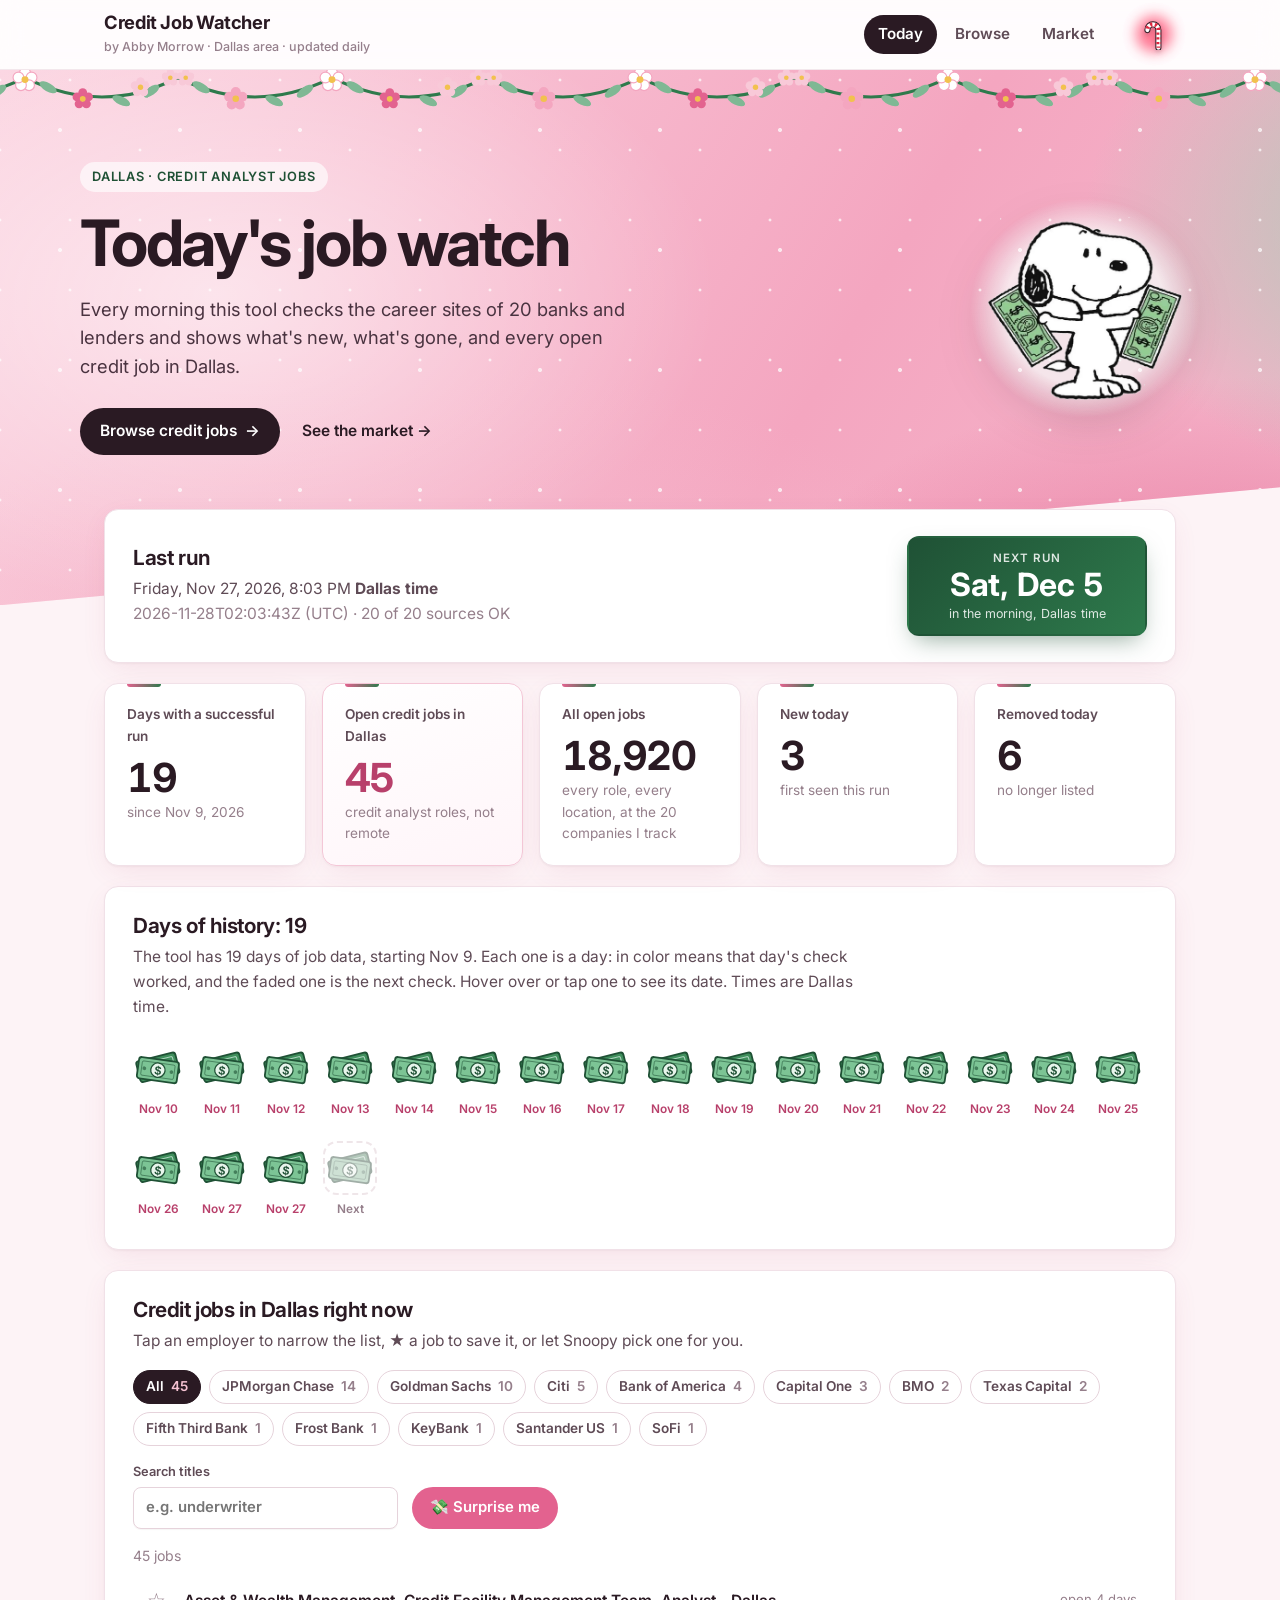
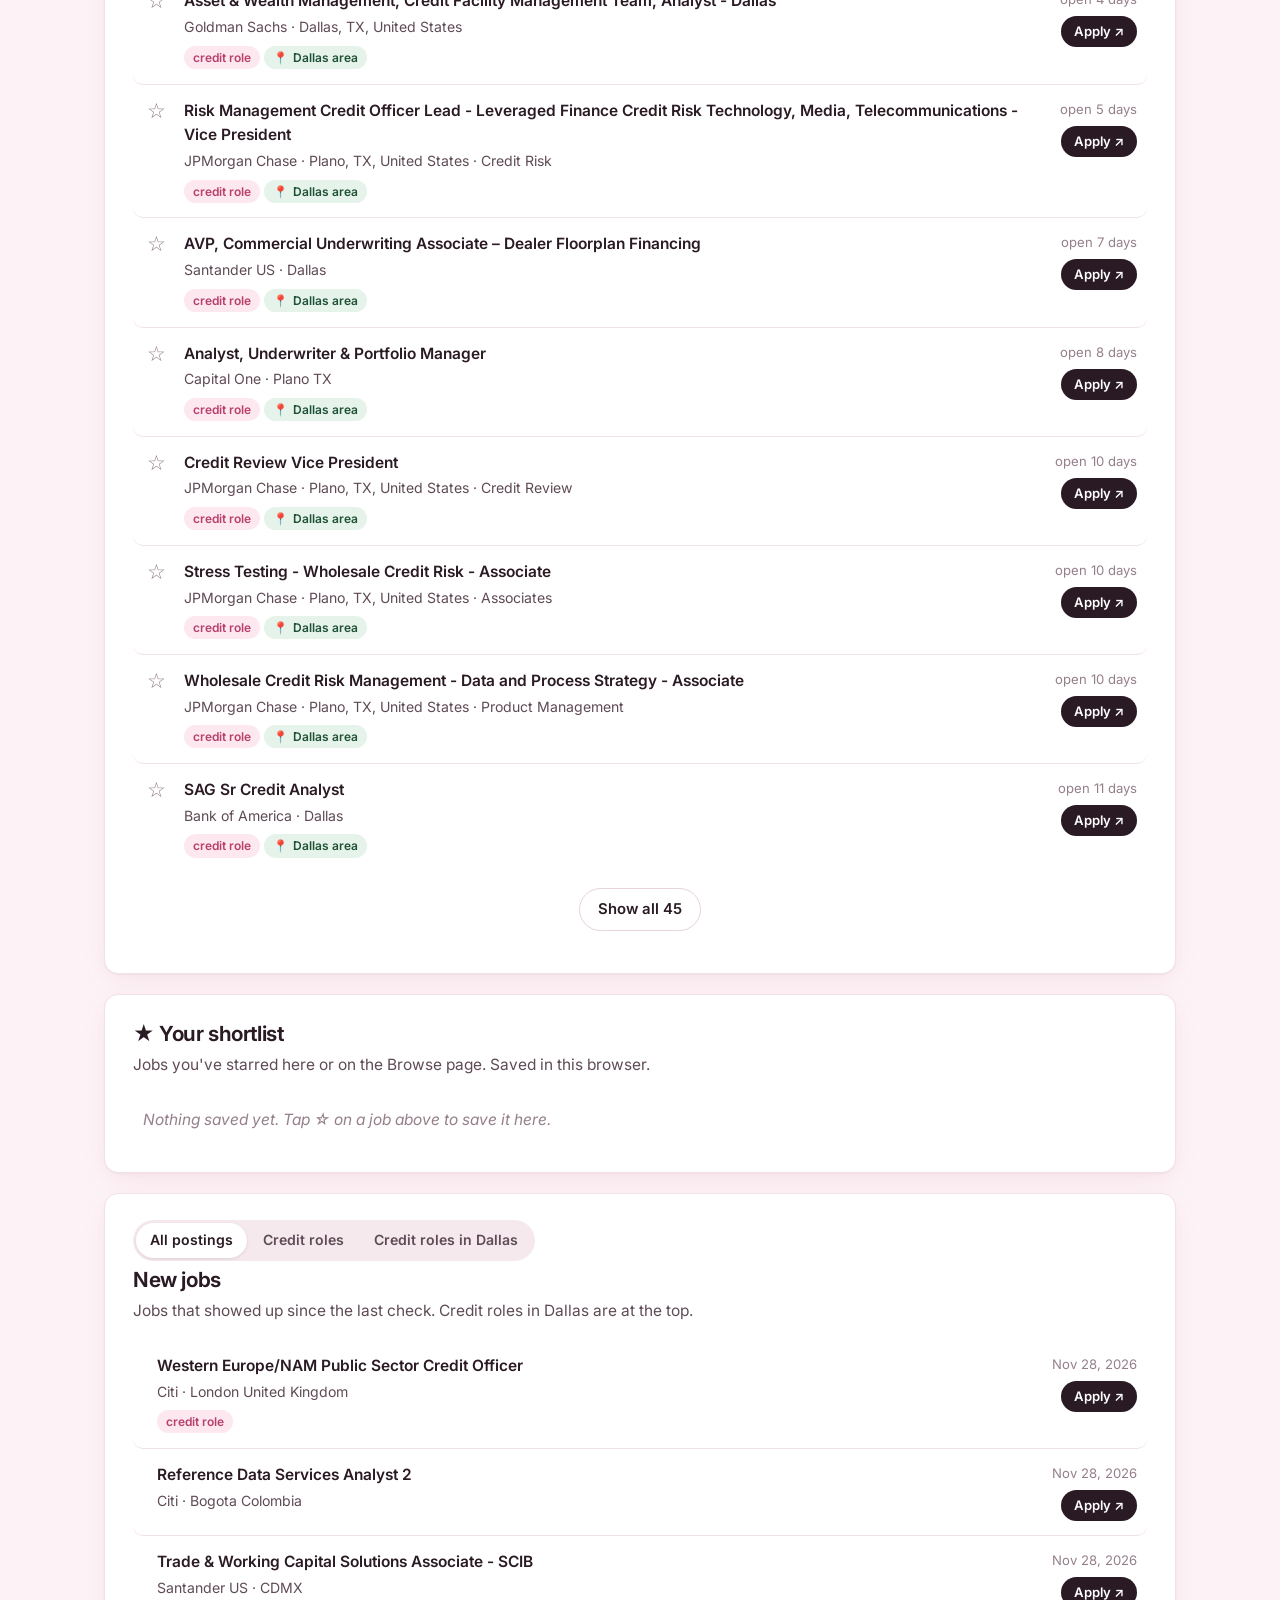
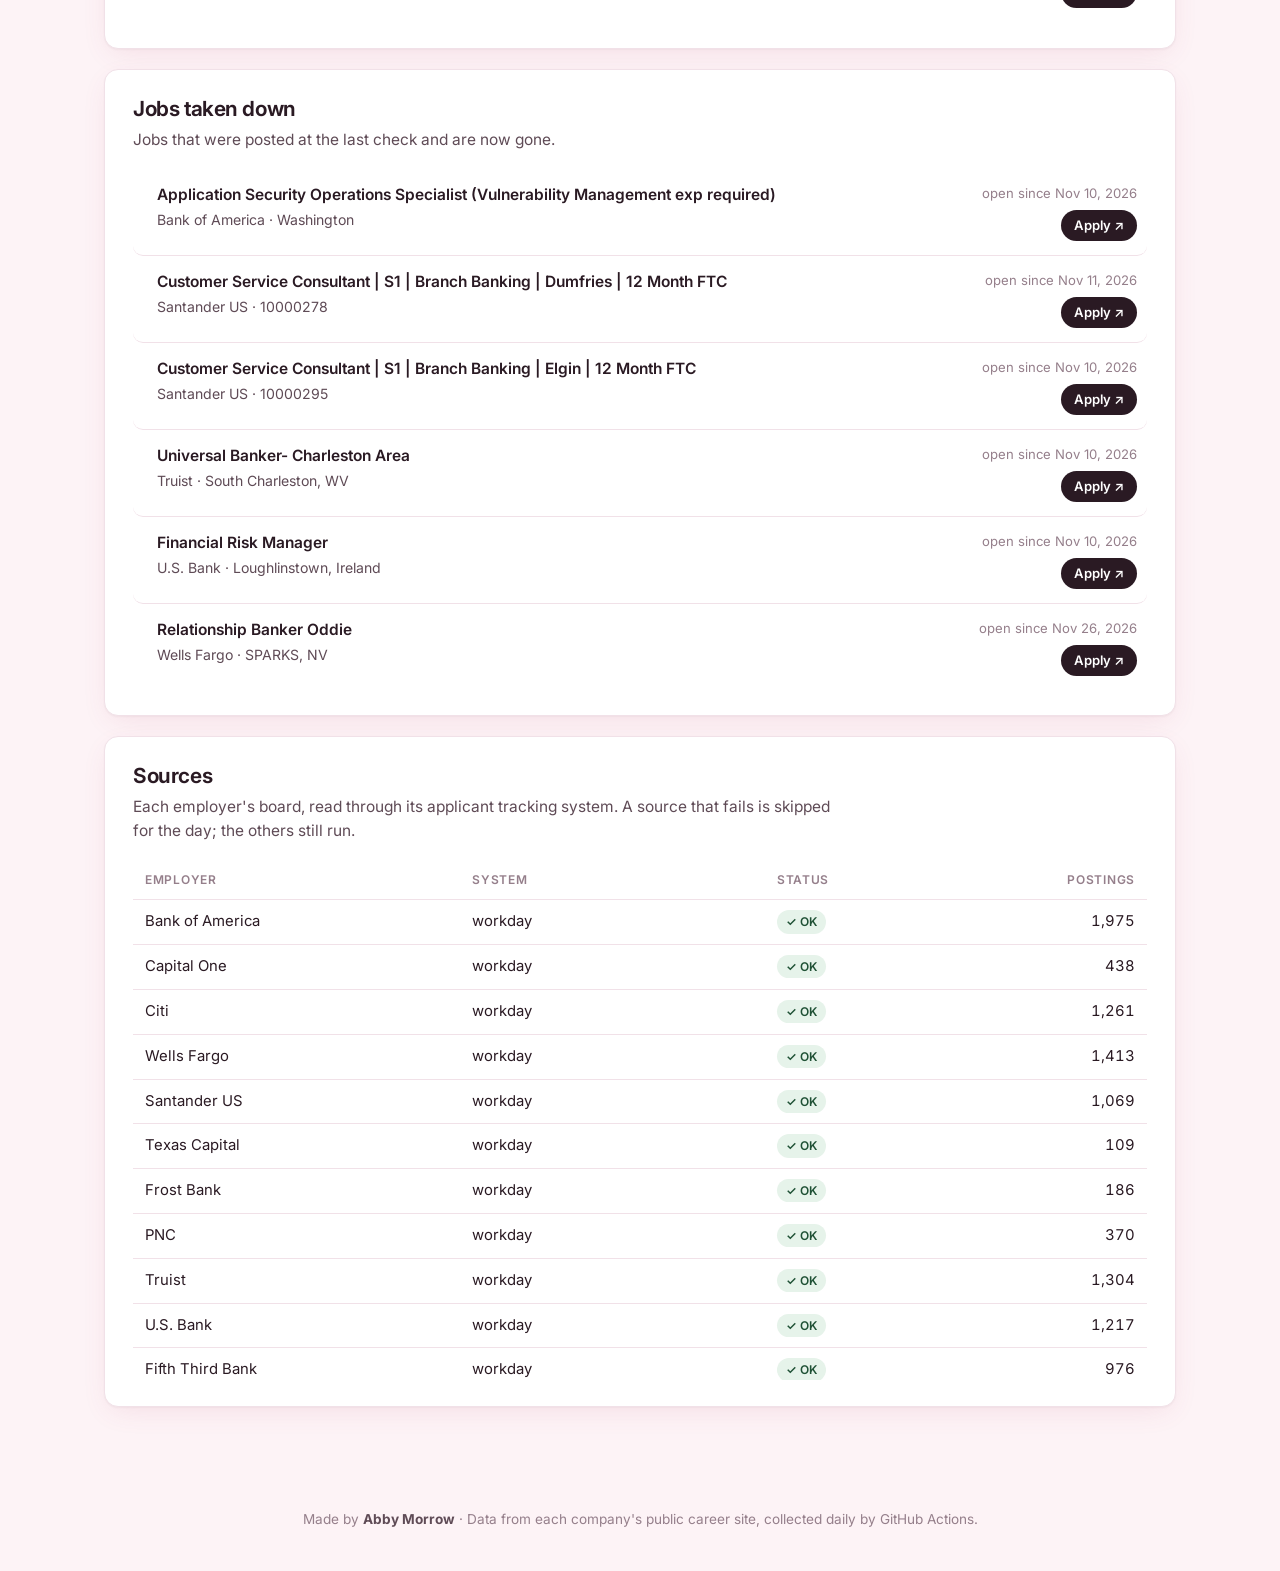
<file: index.html>
<!DOCTYPE html>
<html lang="en">
<head>
<meta charset="utf-8">
<meta name="viewport" content="width=device-width, initial-scale=1">
<title>Today · Dallas Credit Job Watcher</title>
<meta name="description" content="A daily watch of credit analyst openings at Dallas-area lenders.">
<meta name="theme-color" content="#e3628f">
<link rel="manifest" href="manifest.webmanifest">
<link rel="icon" href="icons/favicon.svg" type="image/svg+xml">
<link rel="icon" href="icons/favicon-32.png" sizes="32x32" type="image/png">
<link rel="apple-touch-icon" href="icons/icon-192.png">
<link rel="preconnect" href="https://fonts.googleapis.com">
<link rel="stylesheet" href="https://fonts.googleapis.com/css2?family=Inter:wght@400;500;600;700&display=swap">
<link rel="stylesheet" href="assets/style.css">
</head>
<body>
<nav class="nav">
  <div class="nav-inner">
    <a class="brand" href="./"><span><b>Credit Job Watcher</b><small>by Abby Morrow · Dallas area · updated daily</small></span></a>
    <div class="nav-links">
      <a href="./" aria-current="page">Today</a>
      <a href="browse.html">Browse</a>
      <a href="market.html">Market</a>
    </div>
  </div>
</nav>
<header class="hero-band">
  <span class="garland" aria-hidden="true"></span>
  <div class="hero">
    <div class="hero-text">
      <span class="eyebrow">Dallas · Credit analyst jobs</span>
      <h1>Today's job watch</h1>
      <p>Every morning this tool checks the career sites of 20 banks and lenders and shows what's new, what's gone, and every open credit job in Dallas.</p>
      <div class="hero-cta"><a class="btn-primary" href="browse.html">Browse credit jobs <span>→</span></a><a class="btn-link" href="market.html">See the market <span>→</span></a></div>
    </div>
    <img class="village" src="icons/gingerbread-village.svg" alt="" aria-hidden="true">
    <img class="mascot" src="assets/snoopy.png" alt="Snoopy holding money" onerror="this.src='icons/favicon.svg';this.onerror=null">
  </div>
</header>
<main>
<div class="offline-note">You're offline: showing the last data this device loaded.</div>
<div id="app"><p class="empty">Loading…</p></div>
</main>
<footer>Made by <b>Abby Morrow</b> · Data from each company's public career site, collected daily by GitHub Actions.</footer>
<script src="assets/common.js"></script>
<script src="assets/charts.js"></script>
<script src="assets/today.js"></script>
</body>
</html>
</file>
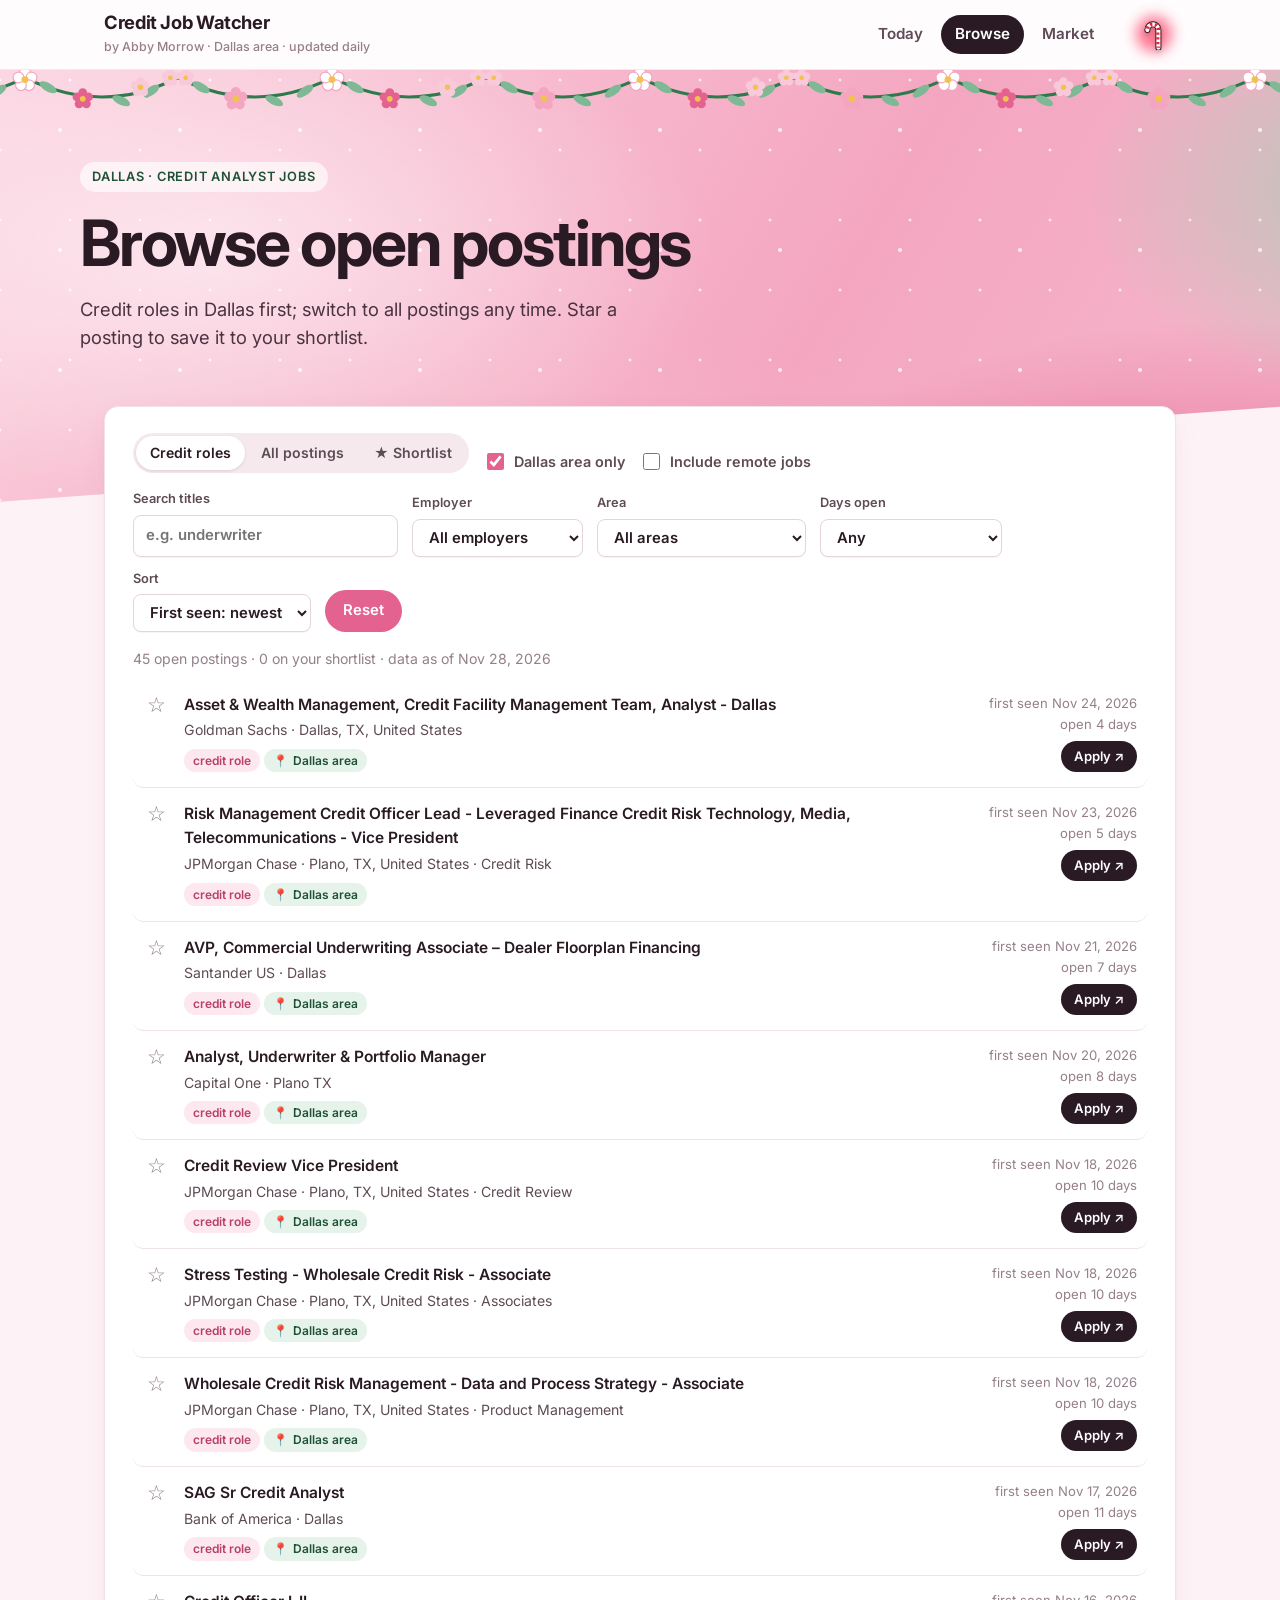
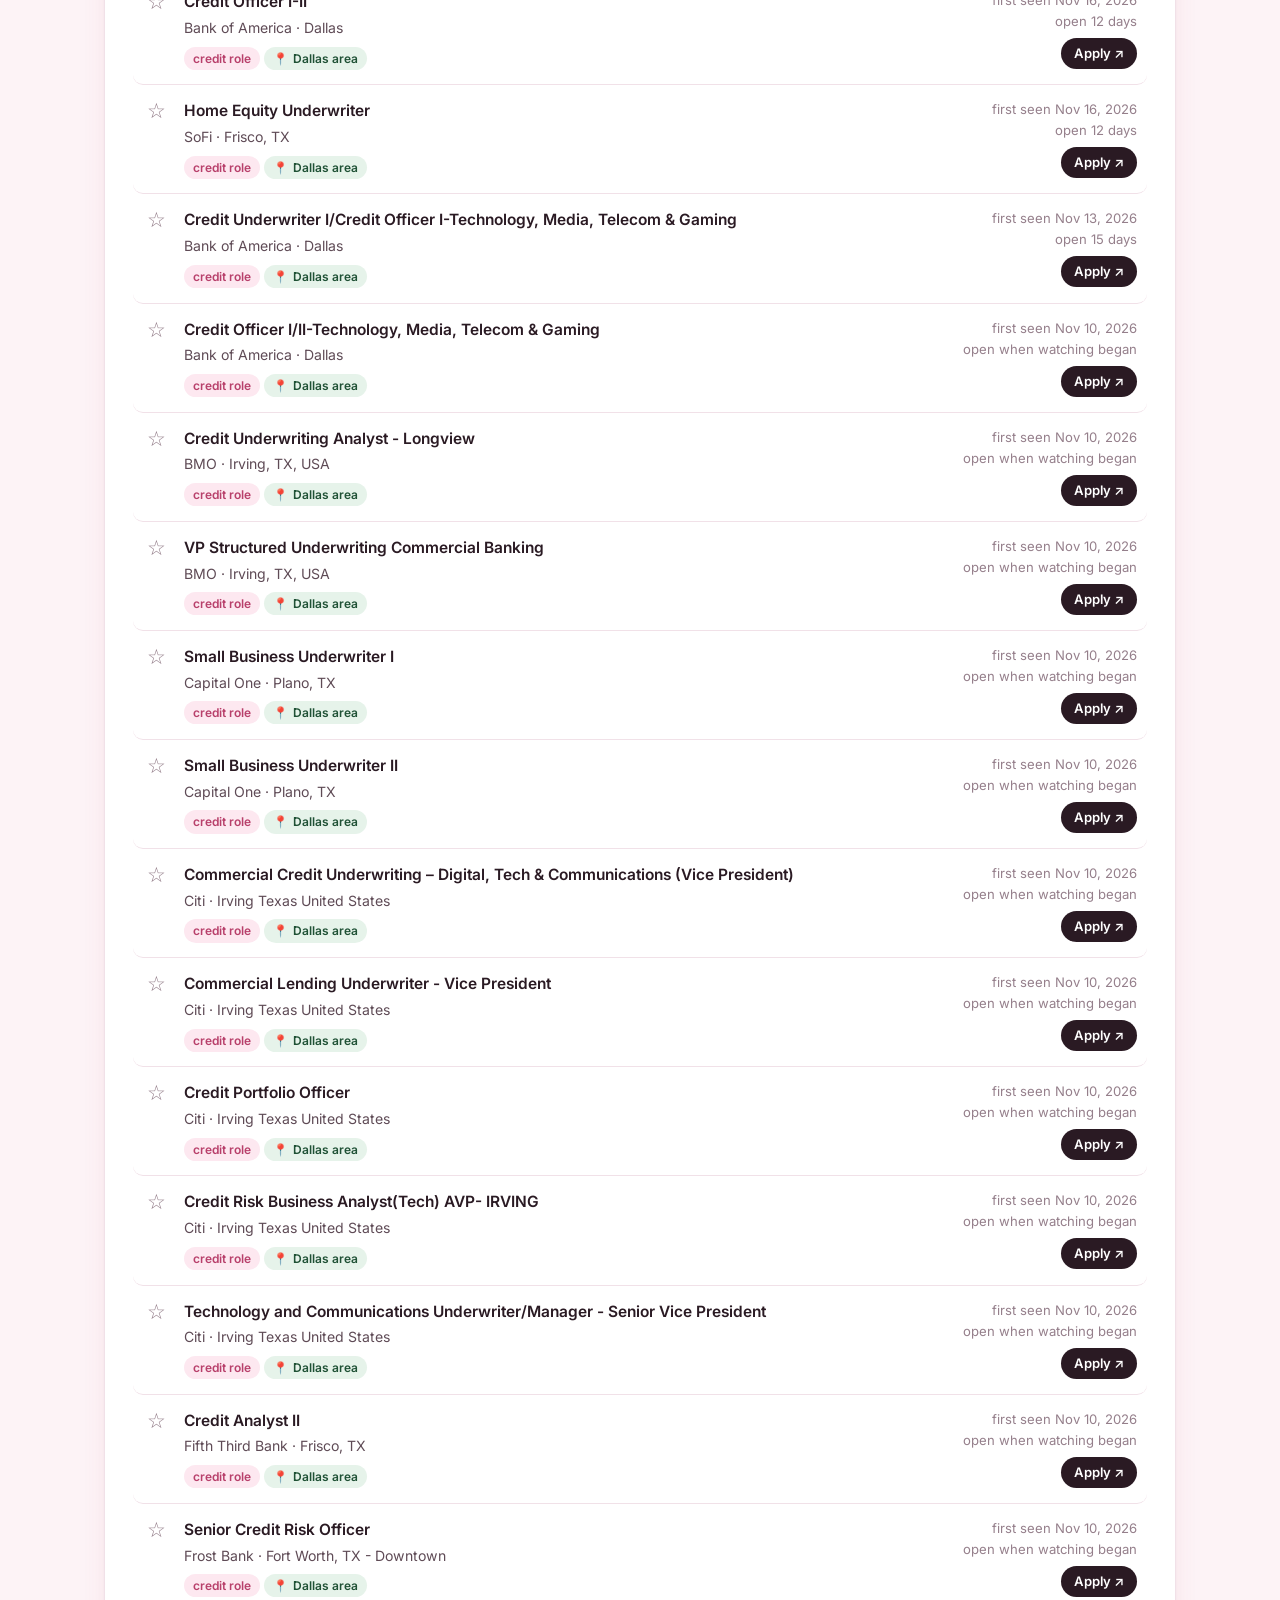
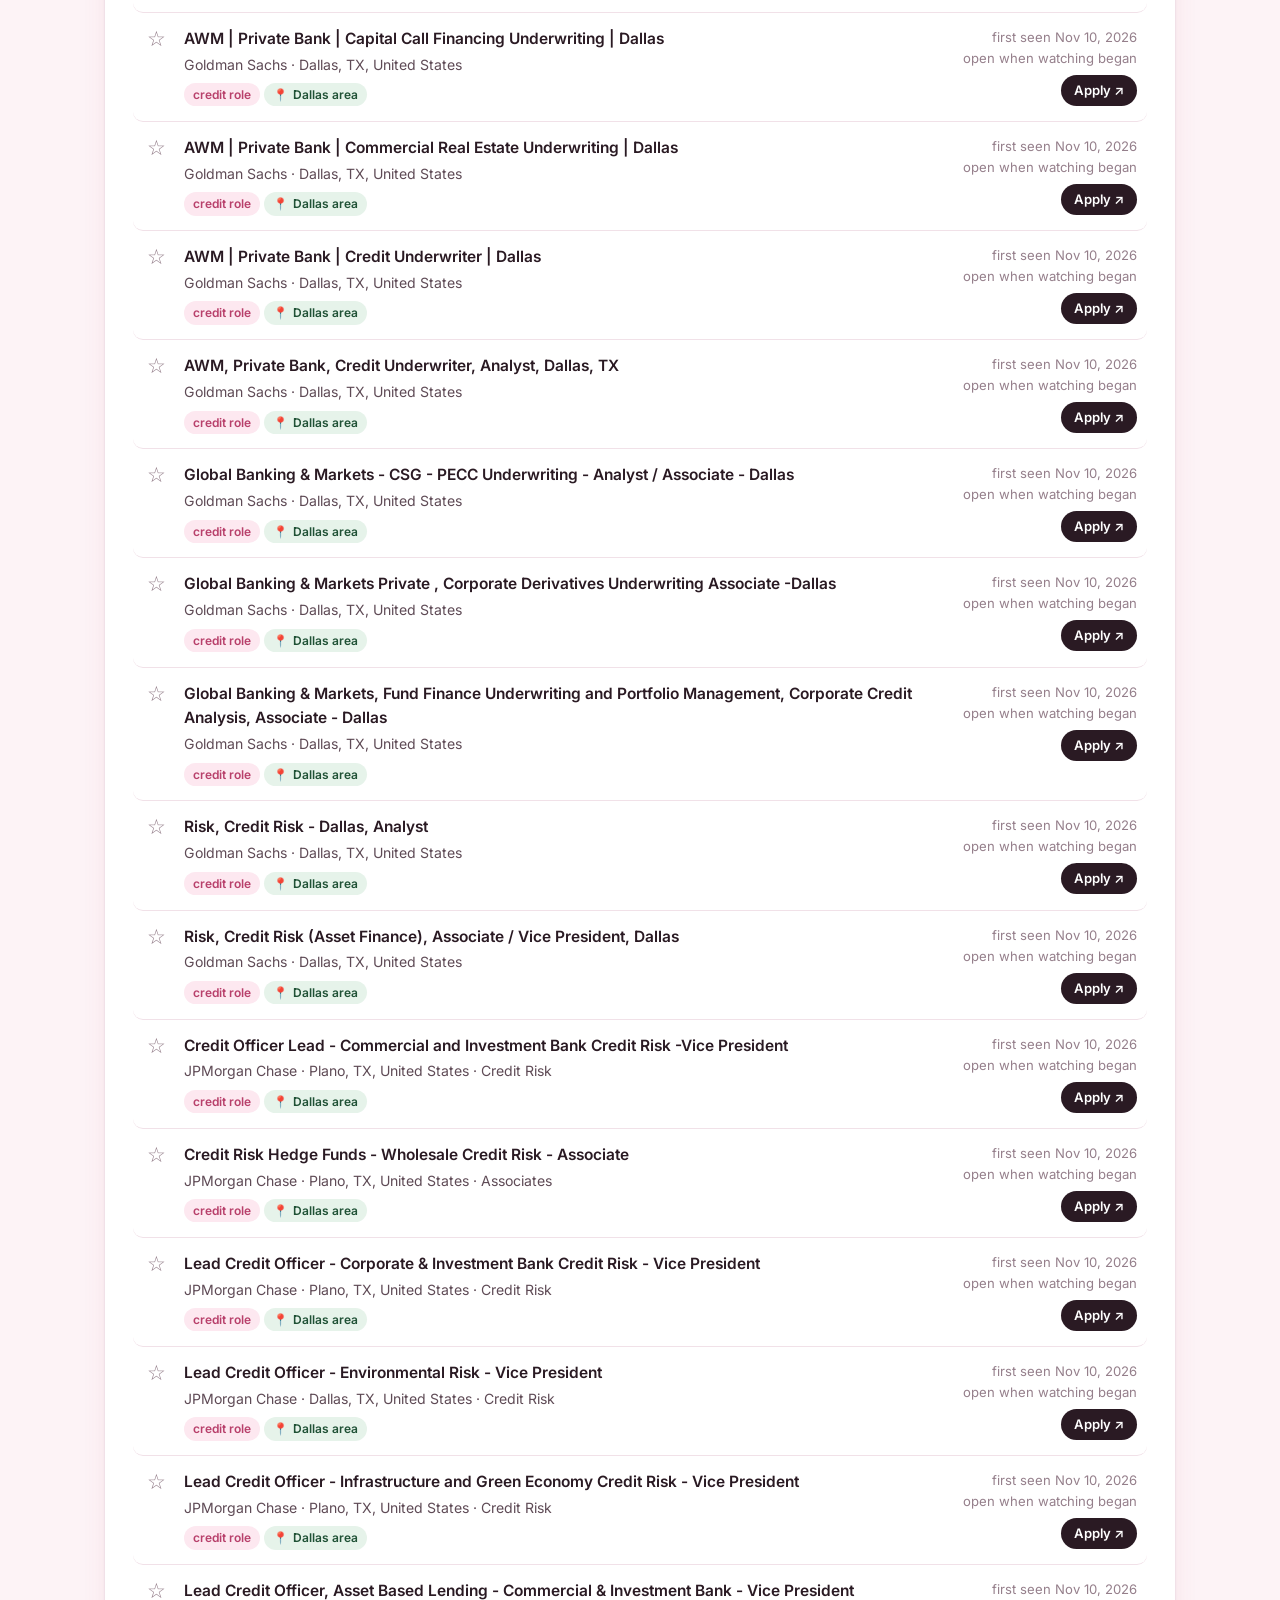
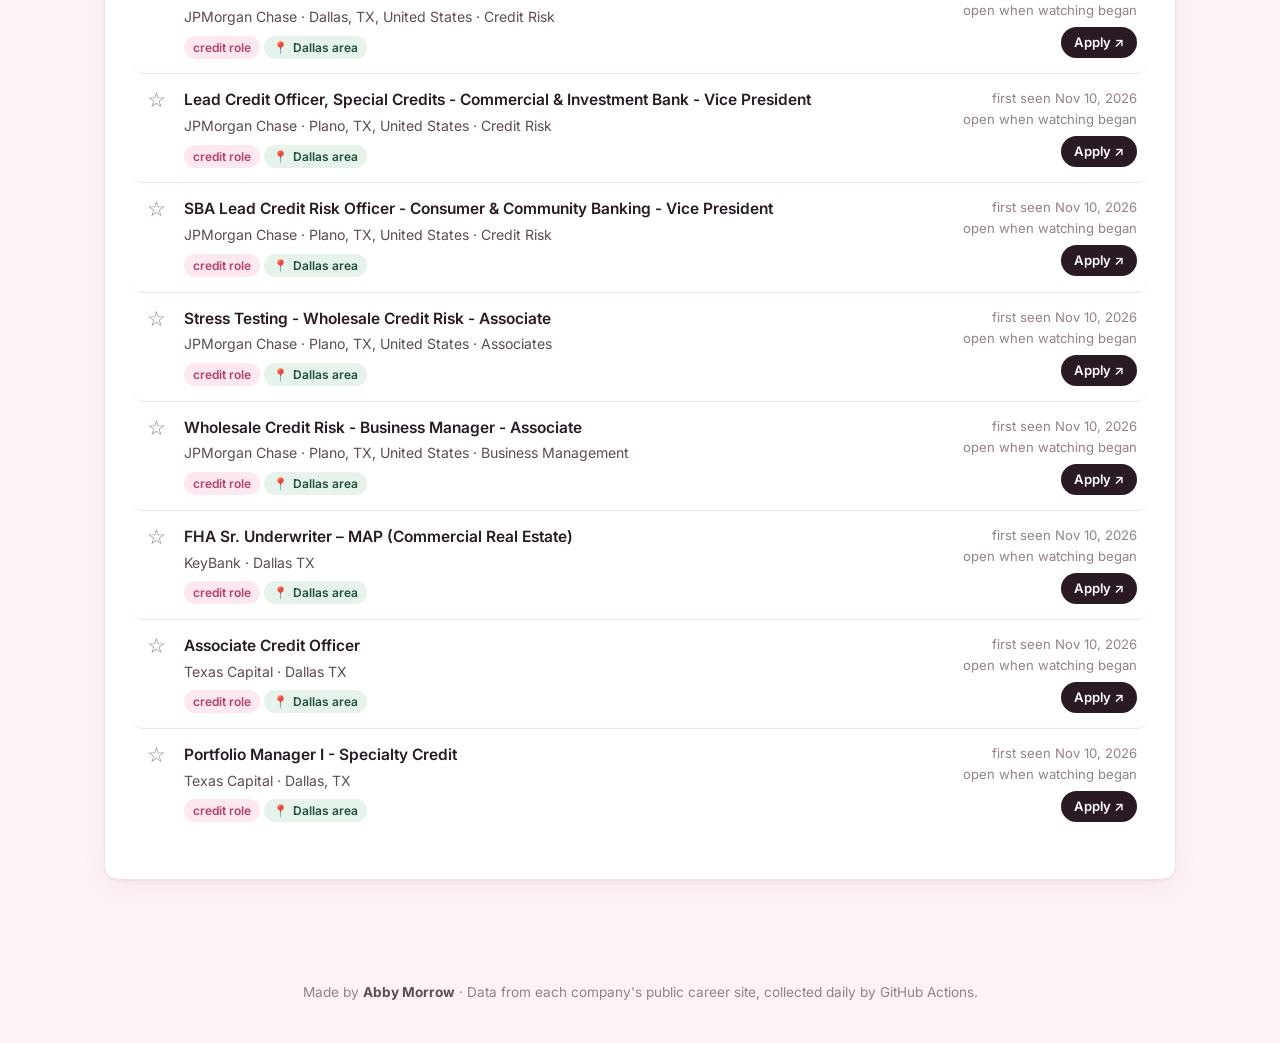
<file: browse.html>
<!DOCTYPE html>
<html lang="en">
<head>
<meta charset="utf-8">
<meta name="viewport" content="width=device-width, initial-scale=1">
<title>Browse · Dallas Credit Job Watcher</title>
<meta name="description" content="A daily watch of credit analyst openings at Dallas-area lenders.">
<meta name="theme-color" content="#e3628f">
<link rel="manifest" href="manifest.webmanifest">
<link rel="icon" href="icons/favicon.svg" type="image/svg+xml">
<link rel="icon" href="icons/favicon-32.png" sizes="32x32" type="image/png">
<link rel="apple-touch-icon" href="icons/icon-192.png">
<link rel="preconnect" href="https://fonts.googleapis.com">
<link rel="stylesheet" href="https://fonts.googleapis.com/css2?family=Inter:wght@400;500;600;700&display=swap">
<link rel="stylesheet" href="assets/style.css">
</head>
<body>
<nav class="nav">
  <div class="nav-inner">
    <a class="brand" href="./"><span><b>Credit Job Watcher</b><small>by Abby Morrow · Dallas area · updated daily</small></span></a>
    <div class="nav-links">
      <a href="./">Today</a>
      <a href="browse.html" aria-current="page">Browse</a>
      <a href="market.html">Market</a>
    </div>
  </div>
</nav>
<header class="hero-band">
  <span class="garland" aria-hidden="true"></span>
  <div class="hero">
    <div class="hero-text">
      <span class="eyebrow">Dallas · Credit analyst jobs</span>
      <h1>Browse open postings</h1>
      <p>Credit roles in Dallas first; switch to all postings any time. Star a posting to save it to your shortlist.</p>
      
    </div>
  </div>
</header>
<main>
<div class="offline-note">You're offline: showing the last data this device loaded.</div>
<div class="card">
  <div class="controls">
    <div class="seg" role="group" aria-label="Which postings">
      <button id="mode-role" aria-pressed="true">Credit roles</button>
      <button id="mode-all" aria-pressed="false">All postings</button>
      <button id="mode-star" aria-pressed="false">★ Shortlist</button>
    </div>
    <label class="check"><input type="checkbox" id="f-dallas" checked> Dallas area only</label>
    <label class="check"><input type="checkbox" id="f-remote"> Include remote jobs</label>
  </div>
  <div class="controls">
    <label>Search titles<input id="f-q" type="search" placeholder="e.g. underwriter"></label>
    <label>Employer<select id="f-emp"><option value="">All employers</option></select></label>
    <label>Area<select id="f-area"><option value="">All areas</option></select></label>
    <label>Days open<select id="f-days">
      <option value="">Any</option><option value="0-1">New (0–1 days)</option><option value="0-7">7 days or less</option>
      <option value="8-30">8–30 days</option><option value="31-9999">More than 30 days</option></select></label>
    <label>Sort<select id="f-sort"><option value="new">First seen: newest</option><option value="old">First seen: oldest</option></select></label>
    <button class="btn" id="f-reset" type="button">Reset</button>
  </div>
  <p class="count" id="count"></p>
  <ul class="jobs" id="list"></ul>
  <p style="text-align:center"><button class="btn" id="more" type="button" hidden>Show more</button></p>
</div>
</main>
<footer>Made by <b>Abby Morrow</b> · Data from each company's public career site, collected daily by GitHub Actions.</footer>
<script src="assets/common.js"></script>
<script src="assets/charts.js"></script>
<script src="assets/browse.js"></script>
</body>
</html>
</file>
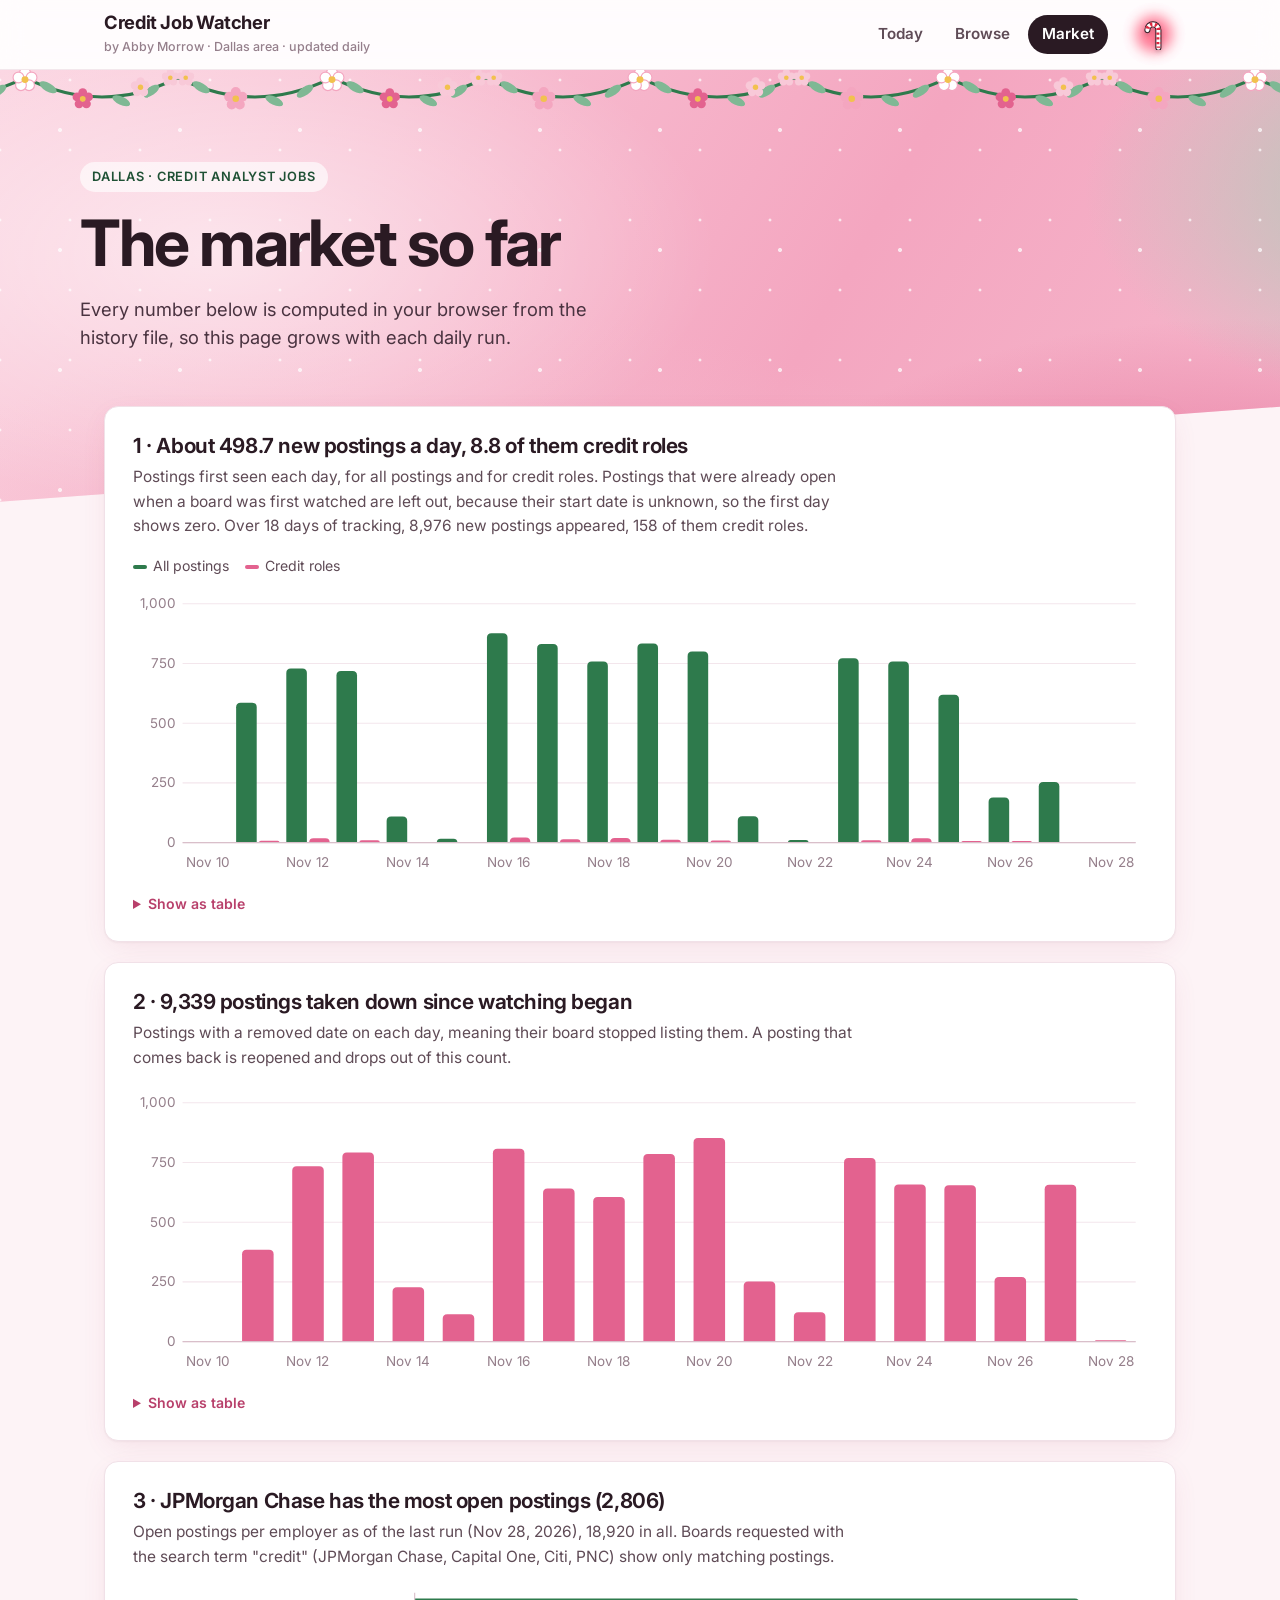
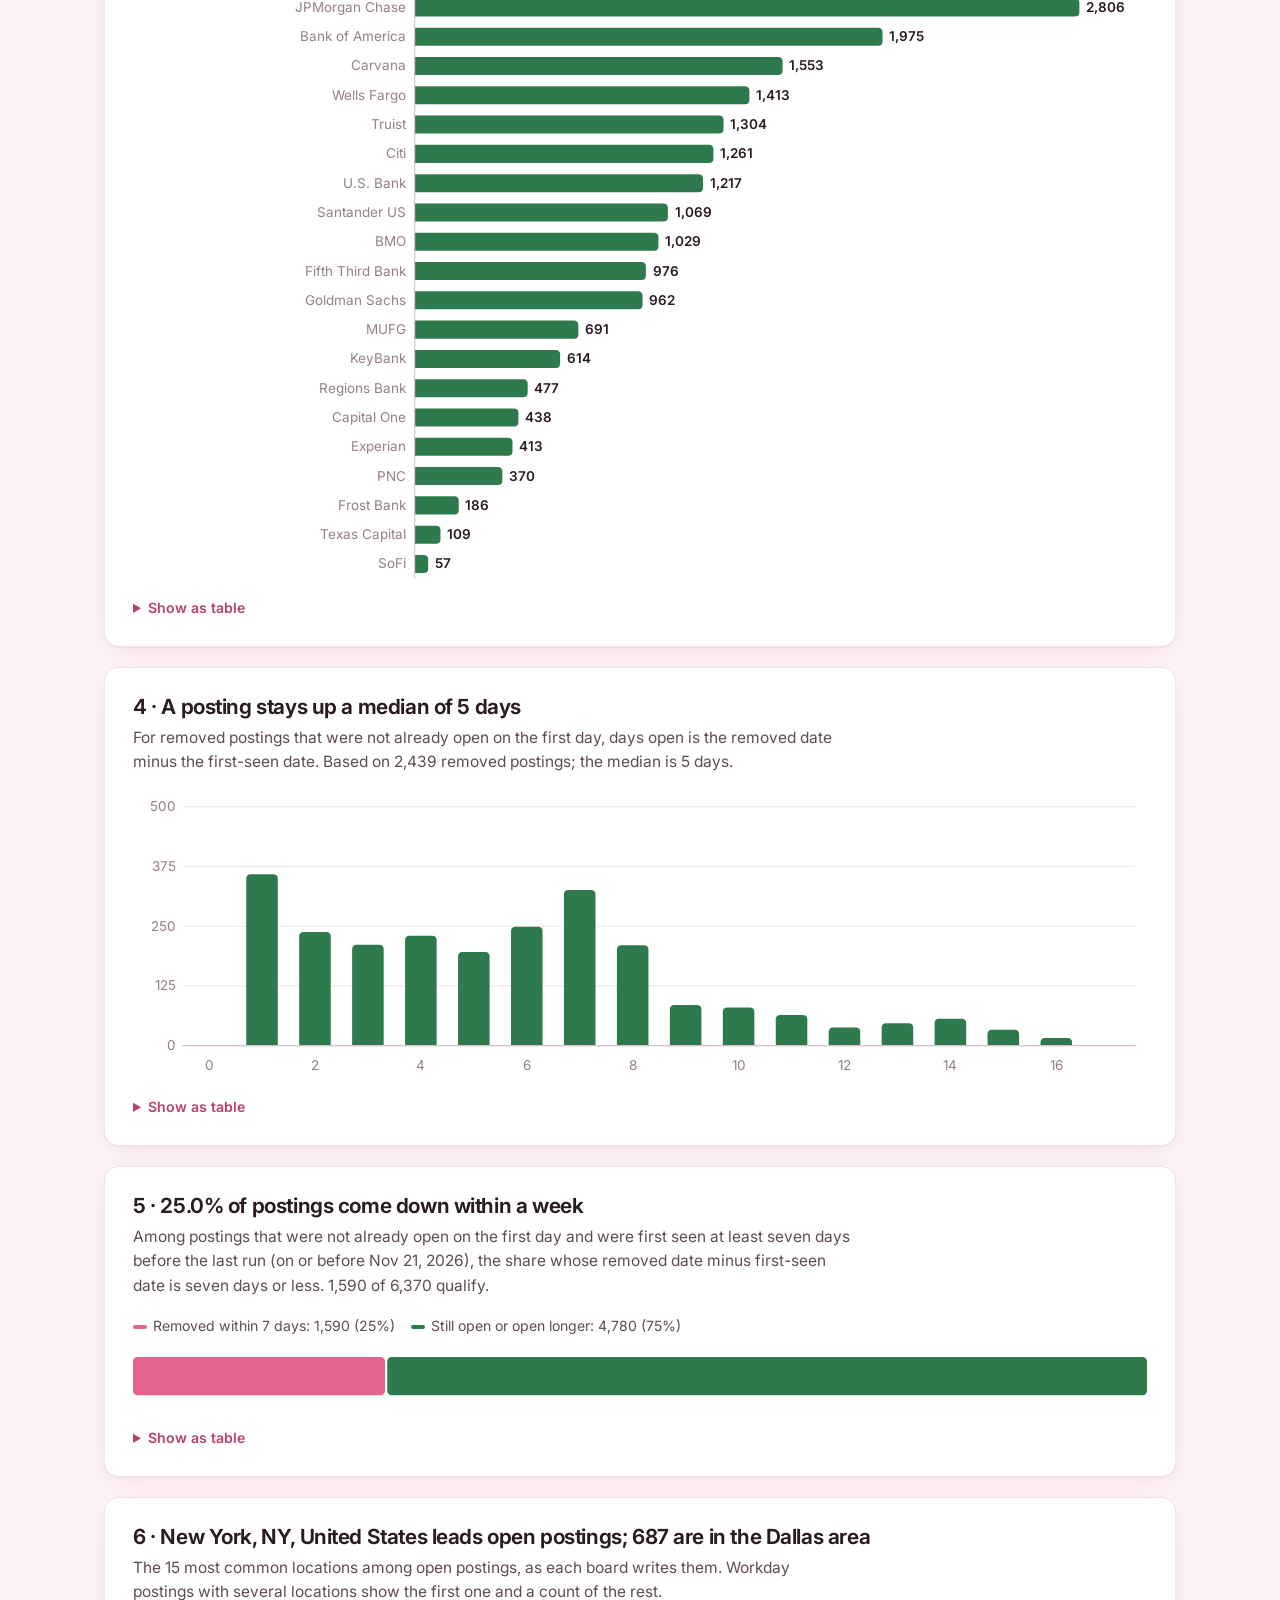
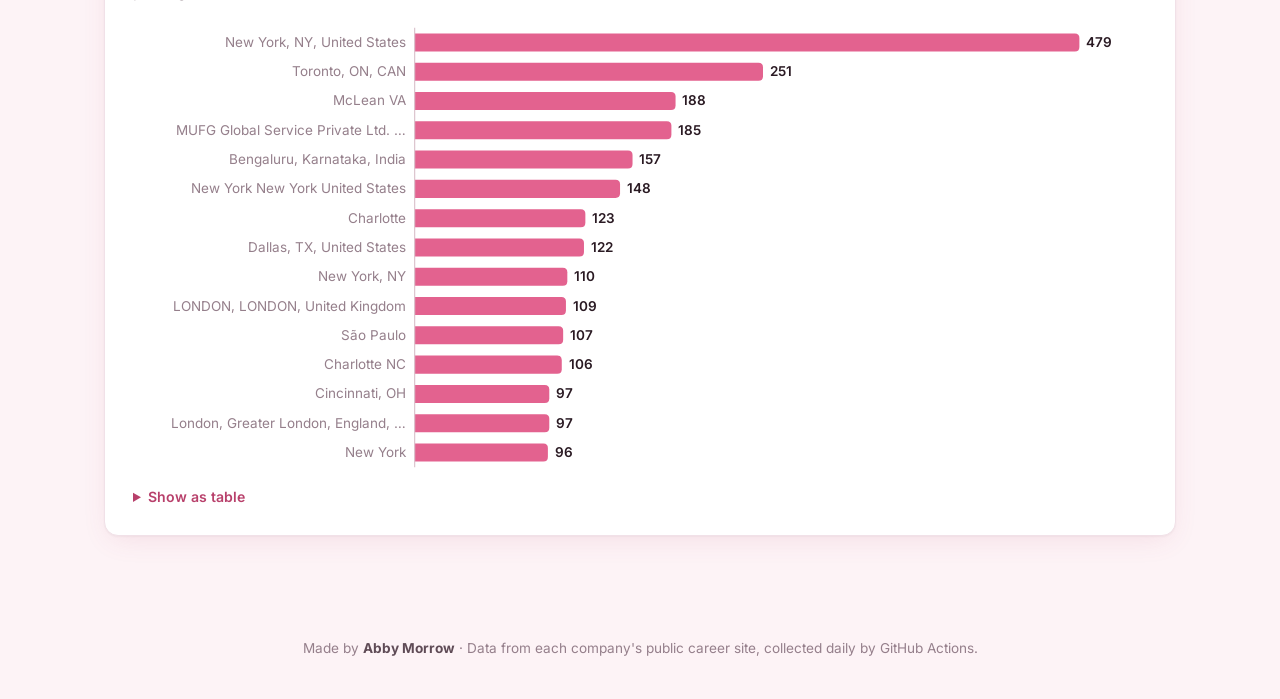
<file: market.html>
<!DOCTYPE html>
<html lang="en">
<head>
<meta charset="utf-8">
<meta name="viewport" content="width=device-width, initial-scale=1">
<title>Market · Dallas Credit Job Watcher</title>
<meta name="description" content="A daily watch of credit analyst openings at Dallas-area lenders.">
<meta name="theme-color" content="#e3628f">
<link rel="manifest" href="manifest.webmanifest">
<link rel="icon" href="icons/favicon.svg" type="image/svg+xml">
<link rel="icon" href="icons/favicon-32.png" sizes="32x32" type="image/png">
<link rel="apple-touch-icon" href="icons/icon-192.png">
<link rel="preconnect" href="https://fonts.googleapis.com">
<link rel="stylesheet" href="https://fonts.googleapis.com/css2?family=Inter:wght@400;500;600;700&display=swap">
<link rel="stylesheet" href="assets/style.css">
</head>
<body>
<nav class="nav">
  <div class="nav-inner">
    <a class="brand" href="./"><span><b>Credit Job Watcher</b><small>by Abby Morrow · Dallas area · updated daily</small></span></a>
    <div class="nav-links">
      <a href="./">Today</a>
      <a href="browse.html">Browse</a>
      <a href="market.html" aria-current="page">Market</a>
    </div>
  </div>
</nav>
<header class="hero-band">
  <span class="garland" aria-hidden="true"></span>
  <div class="hero">
    <div class="hero-text">
      <span class="eyebrow">Dallas · Credit analyst jobs</span>
      <h1>The market so far</h1>
      <p>Every number below is computed in your browser from the history file, so this page grows with each daily run.</p>
      
    </div>
  </div>
</header>
<main>
<div class="offline-note">You're offline: showing the last data this device loaded.</div>
<div id="app"><p class="empty">Loading…</p></div>
</main>
<footer>Made by <b>Abby Morrow</b> · Data from each company's public career site, collected daily by GitHub Actions.</footer>
<script src="assets/common.js"></script>
<script src="assets/charts.js"></script>
<script src="assets/market.js"></script>
</body>
</html>
</file>
<file: assets/style.css>
/* Sleek pink Christmas theme — shared by every page.
   Layout ideas: a full-width angled gradient hero, a frosted sticky nav,
   lots of white space, thin borders and soft layered shadows. */
:root {
  --pink-bg: #fdf3f6;       /* page background */
  --pink: #f2a9c0;
  --rose: #e3628f;          /* credit-role series, primary accent */
  --rose-deep: #b8406b;
  --berry: #d23c4b;
  --green: #2e7a4c;         /* all-postings series */
  --green-deep: #1f5135;
  --mint: #a9d3bb;
  --gold: #c9956b;
  --cream: #ffffff;
  --snow: #ffffff;
  --ink: #2a1a23;
  --ink-2: #5f4b56;
  --ink-3: #957f8b;
  --line: #f1e1e8;
  --radius: 14px;
  --shadow: 0 1px 2px rgba(42, 26, 35, .04), 0 8px 28px -6px rgba(184, 64, 107, .12);
  --shadow-hover: 0 2px 4px rgba(42, 26, 35, .05), 0 18px 40px -10px rgba(184, 64, 107, .25);
  --font-head: "Inter", "Segoe UI", system-ui, -apple-system, sans-serif;
  --font-body: "Inter", "Segoe UI", system-ui, -apple-system, sans-serif;
  --max: 1120px;
}

* { box-sizing: border-box; }
html { scroll-behavior: smooth; scroll-padding-top: 130px; }
body {
  margin: 0;
  color: var(--ink);
  font: 15.5px/1.6 var(--font-body);
  background: var(--pink-bg);
  -webkit-font-smoothing: antialiased;
}
a { color: var(--rose-deep); text-underline-offset: 3px; }
a:hover { color: var(--berry); }

/* ---------- navigation: frosted, sticky ---------- */
.nav {
  position: sticky; top: 0; z-index: 30;
  background: rgba(255, 255, 255, .78);
  backdrop-filter: saturate(180%) blur(14px);
  -webkit-backdrop-filter: saturate(180%) blur(14px);
  border-bottom: 1px solid rgba(241, 225, 232, .8);
}
.nav-inner {
  max-width: var(--max); margin: 0 auto; padding: 12px 24px;
  display: flex; align-items: center; gap: 18px; flex-wrap: wrap;
}
.brand { display: flex; align-items: center; gap: 10px; text-decoration: none; color: var(--ink); }
.brand b { font: 700 1.15rem/1.1 var(--font-head); letter-spacing: -.02em; color: var(--ink); }
.brand small { display: block; font-size: .78rem; color: var(--ink-3); font-weight: 500; }
.nav-links { display: flex; gap: 4px; margin-left: auto; flex-wrap: wrap; }
.nav-links a {
  padding: 7px 14px; border-radius: 999px; text-decoration: none;
  color: var(--ink-2); font-weight: 600; font-size: .95rem; transition: color .15s, background .15s;
}
.nav-links a:hover { color: var(--ink); background: rgba(227, 98, 143, .08); }
.nav-links a[aria-current="page"] { color: var(--snow); background: var(--ink); }
/* garland hangs at the top of the hero band and scrolls away with the page */
.garland { position: absolute; top: 0; left: 0; right: 0; height: 50px; z-index: 2; pointer-events: none;
  background: url("../icons/flower-garland.svg") repeat-x center / auto 50px; }
body.festive .garland { background-image: url("../icons/garland.svg"); } /* mistletoe in Christmas mode */
.garland::after { /* white fairy lights on the garland, Christmas mode only */
  content: ""; position: absolute; inset: 0; opacity: 0; transition: opacity .35s;
  background: url("../icons/garland-lights.svg") repeat-x center / auto 50px;
}
body.festive .garland::after {
  opacity: 1; animation: garland-twinkle 1.8s ease-in-out infinite alternate;
  filter: drop-shadow(0 0 2px #fff) drop-shadow(0 0 5px rgba(255, 255, 255, .9)) drop-shadow(0 0 10px rgba(255, 244, 214, .7));
}
@keyframes garland-twinkle { from { opacity: 1; } to { opacity: .55; } }

/* ---------- hero: angled gradient band ---------- */
.hero-band {
  position: relative; overflow: hidden;
  padding: 92px 24px 150px;
  background:
    radial-gradient(40% 60% at 12% 30%, rgba(255, 255, 255, .55), transparent 70%),
    radial-gradient(35% 55% at 85% 20%, #9fd0b4 0%, transparent 70%),
    radial-gradient(45% 70% at 70% 90%, #e3628f 0%, transparent 70%),
    radial-gradient(50% 80% at 25% 95%, #f6b9cd 0%, transparent 70%),
    linear-gradient(120deg, #fbd3e0 0%, #f4a6c0 45%, #f7c9d8 100%);
  background-size: 140% 140%;
  animation: drift 18s ease-in-out infinite alternate;
  clip-path: polygon(0 0, 100% 0, 100% 78%, 0 100%);
}
.hero-band::after { /* soft white speckle on the banner (both modes) */
  content: ""; position: absolute; inset: 0; pointer-events: none; opacity: .7; transition: opacity .35s;
  background-image:
    radial-gradient(circle, #fff 0 1.6px, transparent 2.4px),
    radial-gradient(circle, #fff 0 1.1px, transparent 1.8px);
  background-size: 120px 120px, 70px 70px;
  background-position: 0 0, 35px 45px;
}
@keyframes drift { from { background-position: 0% 0%; } to { background-position: 100% 100%; } }
.hero {
  position: relative; z-index: 1;
  max-width: var(--max); margin: 0 auto;
  display: flex; align-items: center; justify-content: space-between; gap: 32px;
}
.hero-text { max-width: 640px; }
.eyebrow {
  display: inline-block; font-size: .8rem; font-weight: 600; letter-spacing: .06em; text-transform: uppercase;
  color: var(--green-deep); background: rgba(255, 255, 255, .65); padding: 5px 12px; border-radius: 999px; margin-bottom: 18px;
}
.hero h1 {
  font: 700 clamp(2.4rem, 5.2vw, 4rem)/1.04 var(--font-head); letter-spacing: -.035em;
  margin: 0 0 18px; color: var(--ink);
}
.hero p { margin: 0; font-size: 1.15rem; line-height: 1.55; color: #4a3340; max-width: 560px; }
.hero-cta { display: flex; gap: 22px; align-items: center; margin-top: 28px; flex-wrap: wrap; }
.btn-primary {
  display: inline-flex; align-items: center; gap: 8px; text-decoration: none;
  background: var(--ink); color: var(--snow); font-weight: 600; padding: 11px 20px; border-radius: 999px;
  transition: background .15s;
}
.btn-primary:hover { background: var(--rose-deep); color: var(--snow); }
.btn-primary span, .btn-link span { transition: transform .15s; display: inline-block; }
.btn-primary:hover span, .btn-link:hover span { transform: translateX(3px); }
.btn-link { color: var(--ink); font-weight: 600; text-decoration: none; }
.btn-link:hover { color: var(--rose-deep); }

.hero { --pad: 18px; }
.mascot {
  width: 230px; height: auto; flex-shrink: 0; padding: var(--pad);
  background: radial-gradient(closest-side, rgba(255, 255, 255, .75) 70%, rgba(255, 255, 255, 0) 100%);
  filter: drop-shadow(0 14px 22px rgba(42, 26, 35, .18));
}

/* ---------- layout ---------- */
main { max-width: var(--max); margin: -96px auto 0; padding: 0 24px 72px; position: relative; z-index: 2; }
.offline-note {
  display: none; background: var(--snow); border: 1px solid var(--rose);
  border-radius: 10px; padding: 8px 14px; margin-bottom: 14px; color: var(--rose-deep); font-weight: 500;
}
body.offline .offline-note { display: block; }

.card {
  background: var(--cream); border-radius: var(--radius); box-shadow: var(--shadow);
  border: 1px solid var(--line); padding: 26px 28px; margin-bottom: 20px;
}
.card h2 { font: 650 1.3rem/1.25 var(--font-head); letter-spacing: -.02em; margin: 0 0 6px; color: var(--ink); }
.card p.lede { margin: 0 0 16px; color: var(--ink-2); max-width: 72ch; }

.tiles { display: grid; grid-template-columns: repeat(auto-fit, minmax(200px, 1fr)); gap: 16px; margin-bottom: 20px; }
.tile {
  background: var(--cream); border-radius: var(--radius); padding: 20px 22px;
  border: 1px solid var(--line); box-shadow: var(--shadow); position: relative;
}
.tile .label { font-size: .85rem; color: var(--ink-2); font-weight: 600; }
.tile .value { font: 700 2.5rem/1.1 var(--font-head); letter-spacing: -.03em; color: var(--ink); margin-top: 8px; font-variant-numeric: tabular-nums; }
.tile .sub { font-size: .85rem; color: var(--ink-3); margin-top: 2px; }
.tile::before { /* thin accent bar */
  content: ""; position: absolute; left: 22px; top: 0; width: 34px; height: 3px; border-radius: 0 0 3px 3px;
  background: linear-gradient(90deg, var(--rose), var(--green));
}

/* ---------- tables & lists ---------- */
table { width: 100%; border-collapse: collapse; font-size: .93rem; }
th, td { text-align: left; padding: 10px 12px; border-bottom: 1px solid var(--line); vertical-align: top; }
th { color: var(--ink-3); font-size: .75rem; font-weight: 600; text-transform: uppercase; letter-spacing: .06em; }
tbody tr:hover td { background: #fff7fa; }
td.num, th.num { text-align: right; font-variant-numeric: tabular-nums; }
.scroll { max-height: 520px; overflow: auto; border-radius: 10px; }

.pill {
  display: inline-flex; align-items: center; gap: 5px; border-radius: 999px;
  padding: 2px 9px; font-size: .75rem; font-weight: 600; white-space: nowrap;
}
.pill.ok { background: #e6f3ea; color: var(--green-deep); }
.pill.fail { background: #fde6e9; color: #9c2433; }
.pill.role { background: #fde8f0; color: var(--rose-deep); }
.pill.dfw { background: #e6f3ea; color: var(--green-deep); }

.jobs { list-style: none; margin: 0; padding: 0; }
.jobs li {
  display: grid; grid-template-columns: auto 1fr auto; gap: 4px 14px; align-items: start;
  padding: 14px 10px; border-bottom: 1px solid var(--line); border-radius: 10px; transition: background .15s;
}
.jobs li:hover { background: #fff7fa; }
.jobs li:last-child { border-bottom: 0; }
.jobs .title { font-weight: 600; color: var(--ink); text-decoration: none; }
.jobs .title:hover { color: var(--rose-deep); }
.jobs .meta { font-size: .88rem; color: var(--ink-2); margin: 2px 0 6px; }
.jobs .side { text-align: right; font-size: .82rem; color: var(--ink-3); white-space: nowrap; }
.apply {
  display: inline-block; margin-top: 6px; padding: 5px 13px; border-radius: 999px;
  background: var(--ink); color: var(--snow); text-decoration: none; font-weight: 600; font-size: .82rem;
  transition: background .15s;
}
.apply:hover { background: var(--rose-deep); color: var(--snow); }
.star {
  border: 0; background: none; cursor: pointer; font-size: 1.3rem; line-height: 1;
  color: var(--ink-3); padding: 2px 4px; border-radius: 8px; transition: color .15s, transform .15s;
}
.star[aria-pressed="true"] { color: var(--rose); }
.star:hover { color: var(--rose); transform: scale(1.15); }
.empty { color: var(--ink-3); font-style: italic; padding: 10px 0; }

/* ---------- controls ---------- */
.controls { display: flex; flex-wrap: wrap; gap: 12px 14px; align-items: end; margin-bottom: 16px; }
.controls label { display: flex; flex-direction: column; gap: 5px; font-size: .8rem; font-weight: 600; color: var(--ink-2); }
.controls input, .controls select {
  font: inherit; font-size: .93rem; padding: 8px 12px; border-radius: 8px;
  border: 1px solid #e6d3db; background: var(--snow); color: var(--ink); min-width: 160px;
  box-shadow: 0 1px 1px rgba(42, 26, 35, .04); transition: border-color .15s, box-shadow .15s;
}
.controls input:focus, .controls select:focus { outline: none; border-color: var(--rose); box-shadow: 0 0 0 3px rgba(227, 98, 143, .18); }
.controls .check input { min-width: 0; width: 17px; height: 17px; padding: 0; accent-color: var(--rose); box-shadow: none; }
.seg { display: inline-flex; background: #f6e9ee; border-radius: 999px; padding: 3px; gap: 2px; }
.seg button {
  font: inherit; font-weight: 600; font-size: .88rem; border: 0; background: transparent;
  color: var(--ink-2); padding: 6px 14px; cursor: pointer; border-radius: 999px; transition: background .15s, color .15s;
}
.seg button:hover { color: var(--ink); }
.seg button[aria-pressed="true"] { background: var(--snow); color: var(--ink); box-shadow: 0 1px 3px rgba(42, 26, 35, .12); }
.check { flex-direction: row !important; align-items: center; gap: 7px !important; font-size: .9rem !important; }
.btn {
  font: inherit; font-weight: 600; font-size: .93rem; border: 0; border-radius: 999px; padding: 9px 18px;
  background: var(--rose); color: var(--snow); cursor: pointer; transition: background .15s, transform .1s;
}
.btn:hover { background: var(--rose-deep); }
.btn:active { transform: scale(.97); }
.btn.ghost { background: var(--snow); color: var(--ink); border: 1px solid #e6d3db; }
.btn.ghost:hover { background: #fff7fa; }
.count { color: var(--ink-3); font-size: .88rem; margin: 0 0 8px; }

/* ---------- charts ---------- */
.chart { position: relative; width: 100%; }
.chart svg { display: block; width: 100%; height: auto; overflow: visible; }
.chart .grid line { stroke: #f3e6ec; stroke-width: 1; }
.chart .axis text, .chart .lbl { fill: var(--ink-3); font: 12px var(--font-body); }
.chart .val { fill: var(--ink); font: 600 12px var(--font-body); }
.chart .hit { fill: transparent; cursor: crosshair; }
.chart .xhair { stroke: var(--ink-3); stroke-width: 1; stroke-dasharray: 3 3; }
.legend { display: flex; gap: 16px; flex-wrap: wrap; font-size: .88rem; color: var(--ink-2); margin: 0 0 10px; }
.legend i { display: inline-block; width: 14px; height: 4px; border-radius: 2px; vertical-align: middle; margin-right: 6px; }
.tip {
  position: absolute; pointer-events: none; z-index: 5; background: var(--ink); color: var(--snow);
  padding: 6px 10px; border-radius: 8px; font-size: .82rem; white-space: nowrap;
  transform: translate(-50%, calc(-100% - 10px)); opacity: 0; transition: opacity .1s;
  box-shadow: 0 8px 20px rgba(42, 26, 35, .25);
}
.tip.on { opacity: 1; }
details.table-view { margin-top: 12px; font-size: .88rem; }
details.table-view summary { cursor: pointer; color: var(--rose-deep); font-weight: 600; }

footer { text-align: center; color: var(--ink-3); font-size: .85rem; padding: 10px 24px 40px; }
footer b { color: var(--ink-2); }

/* ---------- Today page: interactive extras ---------- */
.run-card { display: flex; justify-content: space-between; align-items: center; gap: 20px; flex-wrap: wrap; }
.countdown {
  text-align: center; color: var(--snow); min-width: 220px; border-radius: 12px; padding: 12px 22px;
  background: linear-gradient(135deg, var(--green-deep), var(--green));
  box-shadow: 0 10px 24px -8px rgba(31, 81, 53, .5);
}
.cd-label { font-size: .72rem; text-transform: uppercase; letter-spacing: .08em; opacity: .85; font-weight: 600; }
.cd-time { font: 700 2rem/1.15 var(--font-head); font-variant-numeric: tabular-nums; letter-spacing: -.01em; }
.cd-sub { font-size: .78rem; opacity: .85; }

a.tile-link { display: block; text-decoration: none; color: inherit; transition: transform .2s, box-shadow .2s; }
a.tile-link:hover, a.tile-link:focus-visible { transform: translateY(-3px); box-shadow: var(--shadow-hover); }

.goal-head { display: flex; justify-content: space-between; align-items: center; gap: 12px; flex-wrap: wrap; }
.ornaments { display: flex; gap: 14px; flex-wrap: wrap; }
.orn {
  position: relative; display: flex; flex-direction: column; align-items: center; gap: 4px;
  font: inherit; background: none; border: 0; padding: 4px 2px; cursor: pointer; border-radius: 10px;
}
.orn:focus-visible { outline: 3px solid var(--mint); }
.orn-tip {
  position: absolute; bottom: calc(100% + 8px); left: 50%; transform: translate(-50%, 6px);
  display: flex; flex-direction: column; gap: 2px; min-width: 170px; text-align: center;
  background: var(--ink); color: var(--snow); font-size: .8rem; line-height: 1.35; font-weight: 500;
  padding: 9px 12px; border-radius: 10px; box-shadow: 0 10px 24px rgba(42, 26, 35, .28);
  opacity: 0; visibility: hidden; transition: opacity .15s, transform .15s, visibility .15s; z-index: 5; pointer-events: none;
}
.orn-tip::after { content: ""; position: absolute; top: 100%; left: 50%; margin-left: -6px; border: 6px solid transparent; border-top-color: var(--ink); }
.orn-tip b { font-size: .85rem; }
.orn-tip em { font-style: normal; font-weight: 600; color: #f6c3d3; }
.orn-tip em.ok { color: var(--mint); }
.orn:hover .orn-tip, .orn:focus-visible .orn-tip, .orn.open .orn-tip { opacity: 1; visibility: visible; transform: translate(-50%, 0); }
.ornaments .orn:first-child .orn-tip { left: 0; transform: translate(0, 6px); }
.ornaments .orn:first-child:hover .orn-tip, .ornaments .orn:first-child.open .orn-tip, .ornaments .orn:first-child:focus-visible .orn-tip { transform: translate(0, 0); }
.ornaments .orn:first-child .orn-tip::after { left: 26px; }
.orn img { width: 40px; height: 56px; filter: grayscale(1) opacity(.3); transition: filter .3s; transform-origin: top center; }
.orn.lit img { filter: none; }
.orn:hover img, .orn:focus-visible img, .orn.open img { animation: swing .9s ease-in-out; }
.orn small { font-size: .74rem; color: var(--ink-3); font-weight: 600; }
.orn.lit small { color: var(--rose-deep); }
@keyframes swing { 0%,100% { transform: rotate(0); } 25% { transform: rotate(12deg); } 75% { transform: rotate(-10deg); } }

.switch { display: inline-flex; align-items: center; gap: 8px; font-weight: 600; font-size: .9rem; color: var(--ink-2); cursor: pointer; user-select: none; }
.switch input { position: absolute; opacity: 0; width: 1px; height: 1px; }
.switch span { width: 40px; height: 22px; border-radius: 999px; background: #ead7df; position: relative; transition: background .2s; }
.switch span::after { content: ""; position: absolute; top: 3px; left: 3px; width: 16px; height: 16px; border-radius: 50%; background: var(--snow); box-shadow: 0 1px 3px rgba(0,0,0,.2); transition: left .2s; }
.switch input:checked + span { background: var(--green); }
.switch input:checked + span::after { left: 21px; }
.switch input:focus-visible + span { outline: 3px solid var(--mint); }

.chips { display: flex; flex-wrap: wrap; gap: 8px; margin-bottom: 16px; }
.chip {
  font: inherit; font-size: .85rem; font-weight: 600; cursor: pointer;
  border: 1px solid #e6d3db; background: var(--snow); color: var(--ink-2);
  border-radius: 999px; padding: 5px 12px; transition: background .15s, border-color .15s, color .15s;
}
.chip b { color: var(--ink-3); margin-left: 4px; font-weight: 600; }
.chip:hover { border-color: var(--rose); color: var(--ink); }
.chip[aria-pressed="true"] { background: var(--ink); border-color: var(--ink); color: var(--snow); }
.chip[aria-pressed="true"] b { color: #f6c3d3; }

.jobs li.picked { background: #fde8f0; animation: pulse 1s ease-in-out 3; }
@keyframes pulse { 0%,100% { box-shadow: 0 0 0 0 rgba(227, 98, 143, 0); } 50% { box-shadow: 0 0 0 5px rgba(227, 98, 143, .3); } }

.mascot.clickable { cursor: pointer; transition: transform .2s; }
.mascot.clickable:hover { transform: rotate(-4deg) scale(1.04); }
.mascot.hop { animation: hop .6s ease-out; }
@keyframes hop { 0% { transform: translateY(0); } 30% { transform: translateY(-22px) rotate(-6deg); } 60% { transform: translateY(0) rotate(4deg); } 80% { transform: translateY(-6px); } 100% { transform: translateY(0); } }

.bill { position: fixed; top: -60px; z-index: 50; pointer-events: none; animation: fall linear forwards; }
@keyframes fall { to { transform: translateY(110vh) rotate(var(--spin)); } }

#snow { position: fixed; inset: 0; pointer-events: none; z-index: 40; overflow: hidden; }
#snow i { position: absolute; top: -10px; background: #fff; border-radius: 50%; opacity: .95; animation: snowfall linear infinite; box-shadow: 0 0 3px rgba(184, 64, 107, .35); }
@keyframes snowfall { to { transform: translate(var(--drift), 105vh); } }

/* ---------- small screens ---------- */
@media (max-width: 720px) {
  .hero-band { padding: 76px 20px 120px; clip-path: polygon(0 0, 100% 0, 100% 88%, 0 100%); }
  .hero { flex-direction: column-reverse; align-items: flex-start; gap: 8px; }
  .hero { --pad: 10px; }
  .mascot { width: 150px; }
  main { margin-top: -70px; padding: 0 16px 56px; }
  .card { padding: 20px; }
  .jobs li { grid-template-columns: auto 1fr; }
  .jobs .side { grid-column: 2; text-align: left; }
}

@media (prefers-reduced-motion: reduce) {
  .hero-band { animation: none; }
  .orn:hover img, .mascot.hop, .jobs li.picked { animation: none; }
}

/* rubric fixes: featured tile, remote fold, source notes */
.tile-feature { background: linear-gradient(160deg, #fff 0%, #fff5f9 100%); border-color: #f4c7d7; }
.tile-feature .value { color: var(--rose-deep); }
details.remote-more { margin-top: 10px; font-size: .9rem; }
details.remote-more summary { cursor: pointer; color: var(--ink-3); font-weight: 600; padding: 6px 0; }
details.remote-more summary:hover { color: var(--rose-deep); }
.src-note { font-size: .78rem; color: #9c5a24; margin-top: 4px; max-width: 280px; }

/* days of history: missed days and the upcoming check */
.orn.missed img { filter: grayscale(1) opacity(.3); }
.orn.next img { filter: grayscale(.4) opacity(.45); outline: 2px dashed #e7c3d1; outline-offset: 3px; border-radius: 50% 50% 40% 40%; }
.orn.next small { color: var(--ink-3); }
.ornaments .orn:last-child .orn-tip { left: auto; right: 0; transform: translate(0, 6px); }
.ornaments .orn:last-child:hover .orn-tip, .ornaments .orn:last-child.open .orn-tip, .ornaments .orn:last-child:focus-visible .orn-tip { transform: translate(0, 0); }
.ornaments .orn:last-child .orn-tip::after { left: auto; right: 14px; }

/* ---------- Festive toggle: a bouncing candy cane in the top-right of the nav ---------- */
.festive-toggle {
  margin-left: 6px; width: 44px; height: 44px; padding: 0; border: 0; background: none; cursor: pointer;
  border-radius: 50%; display: grid; place-items: center; transition: background .2s;
}
.festive-toggle { position: relative; }
.festive-toggle::before { /* glowing halo that cycles through Christmas colours */
  content: ""; position: absolute; inset: 4px; border-radius: 50%; pointer-events: none; z-index: 0;
  background: #ff5d7d; filter: blur(7px); opacity: .85;
  animation: cane-colors 3s linear infinite, cane-pulse 1.5s ease-in-out infinite alternate;
}
.festive-toggle::after { /* a ring that bursts outward, changing colour each time */
  content: ""; position: absolute; inset: 6px; border-radius: 50%; pointer-events: none; z-index: 0;
  border: 3px solid #ff5d7d; opacity: 0;
  animation: cane-burst 1.5s ease-out infinite, cane-ring-colors 3s steps(1) infinite;
}
.cane { position: relative; z-index: 1; }
@keyframes cane-colors {
  0%   { background: #ff5d7d; }   20% { background: #ffd166; }   40% { background: #5fd38d; }
  60%  { background: #ff9fc0; }   80% { background: #fff4d6; }   100% { background: #ff5d7d; }
}
@keyframes cane-ring-colors {
  0% { border-color: #ff5d7d; } 25% { border-color: #ffd166; } 50% { border-color: #5fd38d; } 75% { border-color: #ff9fc0; }
}
@keyframes cane-pulse { from { transform: scale(.85); } to { transform: scale(1.2); } }
@keyframes cane-burst {
  0%   { transform: scale(.5); opacity: .95; border-width: 4px; }
  70%  { opacity: .35; }
  100% { transform: scale(1.9); opacity: 0; border-width: 1px; }
}
.festive-toggle:hover { background: rgba(227, 98, 143, .1); }
.festive-toggle:focus-visible { outline: 3px solid var(--mint); outline-offset: 2px; }
.cane {
  width: 22px; height: 31px; transform-origin: 50% 100%;
  animation: cane-bounce 1.4s cubic-bezier(.28, .84, .42, 1) infinite;
  filter: drop-shadow(0 2px 2px rgba(42, 26, 35, .2));
}
@keyframes cane-bounce {
  0%, 100% { transform: translateY(0) rotate(-8deg) scale(1, 1); }
  10%      { transform: translateY(0) rotate(-8deg) scale(1.1, .88); }
  40%      { transform: translateY(-9px) rotate(8deg) scale(.95, 1.06); }
  55%      { transform: translateY(-9px) rotate(10deg) scale(1, 1); }
  85%      { transform: translateY(0) rotate(-6deg) scale(1.06, .94); }
}
.festive-toggle.boing .cane { animation: cane-spin .6s ease-out, cane-bounce 1.4s cubic-bezier(.28, .84, .42, 1) .6s infinite; }
@keyframes cane-spin { 0% { transform: translateY(0) rotate(0); } 50% { transform: translateY(-14px) rotate(200deg); } 100% { transform: translateY(0) rotate(352deg); } }
body.festive .festive-toggle:hover { background: rgba(255, 210, 120, .12); }
body.festive .cane { filter: drop-shadow(0 0 6px rgba(255, 210, 120, .9)) drop-shadow(0 0 2px rgba(255, 255, 255, .8)); }

/* string of Christmas lights hanging under the nav bar */
.lights {
  display: none; position: absolute; left: 0; right: 0; top: 100%; height: 22px; pointer-events: none;
  justify-content: space-around; align-items: flex-start; padding: 0 6px;
}
.lights::before { /* the wire */
  content: ""; position: absolute; left: 0; right: 0; top: 2px; height: 8px;
  background: radial-gradient(ellipse 14px 8px at 50% 0, transparent 70%, #24563a 72%, #24563a 86%, transparent 88%) repeat-x 0 0 / 26px 8px;
  opacity: .8;
}
.lights i, #light-frame i {
  position: relative; width: 8px; height: 12px; margin-top: 6px; border-radius: 50% 50% 45% 45%;
  background: var(--bulb); box-shadow: 0 0 6px 2px var(--bulb), 0 0 16px 4px var(--bulb-glow);
  animation: twinkle 1.6s ease-in-out infinite alternate;
}
.lights i::before, #light-frame i::before { /* bulb cap */
  content: ""; position: absolute; top: -3px; left: 2px; width: 4px; height: 4px; border-radius: 1px; background: #3b4a3f;
}
.lights i:nth-child(5n+1), #light-frame i:nth-child(5n+1) { --bulb: #ff5d7d; --bulb-glow: rgba(255, 93, 125, .55); }
.lights i:nth-child(5n+2), #light-frame i:nth-child(5n+2) { --bulb: #ffd166; --bulb-glow: rgba(255, 209, 102, .55); }
.lights i:nth-child(5n+3), #light-frame i:nth-child(5n+3) { --bulb: #5fd38d; --bulb-glow: rgba(95, 211, 141, .55); }
.lights i:nth-child(5n+4), #light-frame i:nth-child(5n+4) { --bulb: #ff9fc0; --bulb-glow: rgba(255, 159, 192, .55); }
.lights i:nth-child(5n+5), #light-frame i:nth-child(5n+5) { --bulb: #fff4d6; --bulb-glow: rgba(255, 244, 214, .6); }
@keyframes twinkle { from { opacity: 1; filter: brightness(1.15); } to { opacity: .45; filter: brightness(.8); } }


/* Snoopy's Santa hat */
.mascot-wrap { position: relative; display: inline-block; flex-shrink: 0; line-height: 0; }
.mascot-wrap.hop { animation: hop .6s ease-out; }
/* Measured on snoopy.png (420x397): top of head y=12, eyes y=72-86, head x=100-280.
   The hat's fur band (72% of the hat's width, bottom at 90% of its height) rests on the
   crown with its bottom edge at y=52, above the eyes. Sizes are fractions of the picture
   (the img box minus its padding) so it lines up at every screen size. */
.santa-hat {
  --img-w: calc(100% - 2 * var(--pad));
  position: absolute; pointer-events: none;
  width: calc(var(--img-w) * 0.60);
  left: calc(var(--pad) + var(--img-w) * 0.212);
  bottom: calc(100% - var(--pad) - (100% - 2 * var(--pad)) * 0.184); /* band edge at y=52; the svg has 10% empty below the band */
  transform: rotate(-6deg) translateY(-14px) scale(.85); transform-origin: 42% 90%;
  opacity: 0; transition: opacity .3s, transform .35s cubic-bezier(.3, 1.6, .5, 1);
  filter: drop-shadow(0 3px 4px rgba(42, 26, 35, .25));
}
body.festive .santa-hat { opacity: 1; transform: rotate(-6deg) translateY(0) scale(1); }

@media (max-width: 720px) {
  .lights i:nth-child(n+25) { display: none; }
}
@media (prefers-reduced-motion: reduce) {
  .lights i, #light-frame i, body.festive .garland::after { animation: none; }
  .cane, .festive-toggle.boing .cane, .festive-toggle::before, .festive-toggle::after { animation: none; }
}

/* ---------- Dark mode: when the lights-and-snow toggle is on, the site goes dark so the
   Christmas lights, snow and Snoopy's hat glow against it. ---------- */
body { transition: background-color .35s, color .35s; }
body.festive {
  --pink-bg: #160e13;
  --cream: #21161d;          /* cards */
  --snow: #2b1e26;           /* inputs, light chips */
  --ink: #f7e9f0;
  --ink-2: #d4bcc8;
  --ink-3: #a38c98;
  --line: #3a2832;
  --rose: #f07aa3;
  --rose-deep: #ff9cbf;
  --green: #3f9c64;
  --mint: #6fbf8f;
  --shadow: 0 1px 2px rgba(0, 0, 0, .4), 0 10px 30px -8px rgba(0, 0, 0, .6);
  --shadow-hover: 0 2px 4px rgba(0, 0, 0, .45), 0 18px 40px -10px rgba(240, 122, 163, .25);
  color-scheme: dark;
}
body.festive .nav { background: rgba(22, 14, 19, .82); border-bottom-color: #3a2832; }
body.festive .hero-band {
  background:
    radial-gradient(40% 60% at 12% 30%, rgba(240, 122, 163, .18), transparent 70%),
    radial-gradient(35% 55% at 85% 20%, rgba(63, 156, 100, .35) 0%, transparent 70%),
    radial-gradient(45% 70% at 70% 90%, rgba(184, 64, 107, .55) 0%, transparent 70%),
    radial-gradient(50% 80% at 25% 95%, rgba(90, 30, 60, .7) 0%, transparent 70%),
    linear-gradient(120deg, #2a1420 0%, #3a1a2b 45%, #1c2a22 100%);
  background-size: 140% 140%;
}
body.festive .hero-band::after { opacity: .45; }

body.festive .eyebrow { background: rgba(255, 255, 255, .1); color: #a9e2c0; }
body.festive .hero p { color: #e2cbd6; }
body.festive .btn-primary { background: #f7e9f0; color: #21161d; }
body.festive .btn-primary:hover { background: var(--rose); color: #21161d; }
body.festive .mascot { background: radial-gradient(closest-side, rgba(255, 255, 255, .22) 70%, rgba(255, 255, 255, 0) 100%); }
body.festive tbody tr:hover td, body.festive .jobs li:hover, body.festive .btn.ghost:hover { background: #2c1e27; }
body.festive .pill.ok, body.festive .pill.dfw { background: rgba(63, 156, 100, .2); color: #a9e2c0; }
body.festive .pill.fail { background: rgba(210, 60, 75, .2); color: #ffb3bd; }
body.festive .pill.role { background: rgba(240, 122, 163, .18); color: #ffb3cf; }
body.festive .controls input, body.festive .controls select, body.festive .chip, body.festive .btn.ghost { border-color: #4a3540; }
body.festive .seg { background: #2f212a; }
body.festive .seg button[aria-pressed="true"] { background: #463440; color: var(--ink); }
body.festive .chip[aria-pressed="true"] { background: var(--ink); border-color: var(--ink); color: #21161d; }
body.festive .chip[aria-pressed="true"] b { color: var(--rose-deep); filter: brightness(.7); }
body.festive .chart .grid line { stroke: #3a2832; }
body.festive .tip { background: #f7e9f0; color: #21161d; }
body.festive .tile-feature { background: linear-gradient(160deg, #2a1a23 0%, #331d29 100%); border-color: #5a3445; }
body.festive .jobs li.picked { background: rgba(240, 122, 163, .18); }
body.festive .orn-tip { background: #f7e9f0; color: #21161d; }
body.festive .orn-tip::after { border-top-color: #f7e9f0; }
body.festive .orn-tip em { color: #b8406b; }
body.festive .orn-tip em.ok { color: #1f7a45; }
body.festive .apply { background: #f7e9f0; color: #21161d; }
body.festive .apply:hover { background: var(--rose); color: #21161d; }
body.festive .nav-links a[aria-current="page"] { background: #f7e9f0; color: #21161d; }
body.festive .offline-note { background: var(--cream); }
body.festive footer b { color: var(--ink); }
body.festive #snow i { box-shadow: 0 0 6px rgba(255, 255, 255, .9); }
body.festive .countdown { color: #fff; }

/* lights framing the whole window in dark mode (stay put while scrolling) */
#light-frame { position: fixed; inset: 0; z-index: 35; pointer-events: none; }
#light-frame .lf { position: absolute; display: flex; justify-content: space-around; }
#light-frame .lf::before { /* the wire */
  content: ""; position: absolute; background: #24563a; opacity: .85; border-radius: 2px;
}
#light-frame .lf-top, #light-frame .lf-bottom { left: 0; right: 0; height: 20px; align-items: flex-start; }
#light-frame .lf-top { top: 0; }
#light-frame .lf-bottom { bottom: 0; transform: scaleY(-1); }
#light-frame .lf-top::before, #light-frame .lf-bottom::before { left: 0; right: 0; top: 3px; height: 2px; }
#light-frame .lf-left, #light-frame .lf-right { top: var(--nav-h, 0); bottom: 0; width: 20px; flex-direction: column; align-items: flex-start; }
#light-frame .lf-left { left: 0; }
#light-frame .lf-right { right: 0; transform: scaleX(-1); }
#light-frame .lf-left::before, #light-frame .lf-right::before { top: 0; bottom: 0; left: 3px; width: 2px; }
#light-frame .lf-left i, #light-frame .lf-right i { margin: 0 0 0 6px; width: 12px; height: 8px; border-radius: 45% 50% 50% 45%; }
#light-frame .lf-left i::before, #light-frame .lf-right i::before { top: 2px; left: -3px; width: 4px; height: 4px; }

/* ---------- Plain until the candy cane is clicked: every Christmas touch has a plain
   version (money, flowers) that swaps for the Christmas one in Christmas mode. ---------- */
.xmas-only { display: none; }
body.festive .xmas-only { display: inline; }
body.festive .plain-only { display: none; }
.orn img.money { width: 46px; height: 46px; margin: 5px 0 5px; }
.orn img.xmas-only { display: none; }
body.festive .orn img.xmas-only { display: block; }
.orn.next img.money { outline-offset: 2px; border-radius: 10px; }

/* in the village, Snoopy stands in the scene: no glow disc behind him, a soft shadow on the snow under his feet */
body.festive .mascot { background: none; }
.mascot-wrap::after {
  content: ""; position: absolute; z-index: -1; pointer-events: none; opacity: 0; transition: opacity .6s;
  left: calc(var(--pad) + (100% - 2 * var(--pad)) * .2); width: calc((100% - 2 * var(--pad)) * .62);
  bottom: calc(var(--pad) - 7px); height: 16px; border-radius: 50%;
  background: radial-gradient(closest-side, rgba(90, 50, 75, .45), rgba(90, 50, 75, 0));
}
body.festive .mascot-wrap::after { opacity: 1; }

/* ---------- Christmas mode on the Today page: a snowy village along the bottom of the
   banner. The banner's bottom edge is the ground line: the snow runs right down to it,
   the houses stand side by side on the snow, and Snoopy stands in the clearing. ---------- */
.village {
  position: absolute; left: 0; right: 0; bottom: 0; width: 100%; height: auto; aspect-ratio: 1600 / 380;
  object-fit: cover; object-position: 50% 100%;
  z-index: 0; pointer-events: none; opacity: 0; transition: opacity .6s;
  /* tilt the ground to follow the banner's slanted bottom edge; skewY keeps the houses upright */
  transform-origin: 0 100%; transform: translateY(var(--shift, 0px)) skewY(var(--slope, 0deg));
  box-shadow: 0 300px 0 0 #d9c2cf; /* snow continues below if the ground is lifted to Snoopy's feet */
}
body.festive .village { opacity: 1; }
/* the banner keeps its light-mode shape; Snoopy is moved onto the snow by fitVillage() */
.hero:has(.village) { position: static; }  /* anchor the village to the banner, not the text block */
.hero:has(.village) .hero-text { position: relative; z-index: 1; }
@media (max-width: 720px) { .village { display: none; } }


/* ---------- Photo ornament (Christmas mode): string, cap and glass ball swing together,
   the ball spins, and the photo fades into the middle of the glass. ---------- */
#photo-ornament { position: fixed; top: 0; left: 48px; z-index: 55; pointer-events: none; display: none; --len: 120px; }
body.festive #photo-ornament { display: block; }
.po-swing { position: absolute; left: 0; top: 0; display: block; transform-origin: 0 0; animation: po-sway 4s ease-in-out infinite alternate; }
.po-string { position: absolute; left: -1px; top: 0; width: 2px; height: var(--len); background: #d9a441; }
.po-cap {
  position: absolute; left: -12px; top: calc(var(--len) - 4px); width: 24px; height: 14px; border-radius: 4px 4px 2px 2px; z-index: 2;
  background: linear-gradient(90deg, #a8781f, #f6dc8c, #a8781f);
}
.po-ball {
  position: absolute; left: calc(var(--ball, 108px) / -2); top: calc(var(--len) + 6px); width: var(--ball, 108px); height: var(--ball, 108px); border-radius: 50%; overflow: hidden;
  background: radial-gradient(circle at 50% 55%, rgba(255, 220, 235, .25), rgba(227, 98, 143, .35) 70%, rgba(150, 30, 70, .6));
  border: 1.5px solid rgba(255, 255, 255, .55);
  box-shadow: inset 0 0 18px rgba(255, 255, 255, .45), inset 0 -10px 22px rgba(120, 20, 50, .45),
              0 0 22px rgba(255, 210, 120, .45), 0 10px 20px rgba(0, 0, 0, .35);
  animation: po-spin 7s linear infinite;
}
.po-ball img {   /* photo unchanged, faded into the centre of the glass */
  position: absolute; inset: 0; width: 100%; height: 100%; object-fit: cover; object-position: 52% 40%; opacity: 1;
  -webkit-mask-image: radial-gradient(circle at 50% 50%, #000 56%, rgba(0, 0, 0, 0) 72%);
  mask-image: radial-gradient(circle at 50% 50%, #000 56%, rgba(0, 0, 0, 0) 72%);
}
.po-shine {   /* glass reflections on top of the photo */
  position: absolute; inset: 0; border-radius: 50%;
  background:
    radial-gradient(ellipse 14% 8% at 24% 14%, rgba(255, 255, 255, .85), rgba(255, 255, 255, 0) 100%),
    radial-gradient(ellipse 5% 3% at 80% 20%, rgba(255, 255, 255, .7), rgba(255, 255, 255, 0) 100%),
    radial-gradient(circle, rgba(255, 255, 255, 0) 60%, rgba(255, 255, 255, .35) 92%, rgba(255, 255, 255, .6) 100%);
}
@keyframes po-sway { from { transform: rotate(-6deg); } to { transform: rotate(6deg); } }
@keyframes po-spin { from { transform: rotateY(0deg); } to { transform: rotateY(360deg); } }

@media (prefers-reduced-motion: reduce) { .po-swing, .po-ball { animation: none; } }

/* on the Today page the photo ornament hangs from the banner, between the houses and Snoopy */
#photo-ornament.in-band { position: absolute; top: 0; left: var(--orn-x, 50px); z-index: 3; }



/* keep the banner text readable over the village in Christmas mode */
body.festive .hero-text p, body.festive .hero-cta .btn-link {
  text-shadow: 0 0 6px rgba(22, 10, 18, .95), 0 0 16px rgba(22, 10, 18, .9), 0 2px 3px rgba(0, 0, 0, .8);
}


/* Christmas mode: the countdown becomes a glowing pink-and-white peppermint */
body.festive .countdown {
  position: relative; overflow: hidden; color: #fff; border: 2px solid #fff;
  background: repeating-linear-gradient(135deg, #cc0011 0 22px, #fff 22px 40px, #f2a6ba 40px 62px, #fff 62px 80px);
  box-shadow: 0 0 14px 4px rgba(255, 182, 210, .75), 0 0 34px 10px rgba(227, 98, 143, .45);
  animation: mint-glow 2s ease-in-out infinite alternate;
}
body.festive .countdown > * { position: relative; z-index: 1; text-shadow: 0 1px 3px rgba(120, 20, 60, .9), 0 0 8px rgba(120, 20, 60, .8); }
body.festive .countdown::before { /* soft centre so the numbers read clearly */
  content: ""; position: absolute; inset: 14% 10%; border-radius: 999px; z-index: 0;
  background: radial-gradient(ellipse, rgba(184, 64, 107, .9) 0%, rgba(184, 64, 107, .75) 55%, rgba(184, 64, 107, 0) 100%);
}
@keyframes mint-glow {
  from { box-shadow: 0 0 10px 3px rgba(255, 182, 210, .6), 0 0 26px 8px rgba(227, 98, 143, .35); }
  to   { box-shadow: 0 0 18px 6px rgba(255, 255, 255, .8), 0 0 44px 14px rgba(227, 98, 143, .6); }
}
@media (prefers-reduced-motion: reduce) { body.festive .countdown { animation: none; } }

/* Christmas mode: the "Today's job watch" letters look like candy canes */
body.festive .hero:has(.mascot) h1 {   /* Today page only */
  /* same red / white / pink / white stripes as the Christmas countdown, scaled to the letters */
  background: repeating-linear-gradient(135deg, #cc0011 0 14px, #fff 14px 24px, #f2a6ba 24px 38px, #fff 38px 48px);
  -webkit-background-clip: text; background-clip: text; color: transparent;
  -webkit-text-stroke: 1.5px #fff;   /* crisp white outline around every letter */
  text-shadow: none;
  /* soft white-and-pink glow so the striped letters stand out on the night sky */
  filter: drop-shadow(0 2px 1px rgba(20, 0, 8, 1)) drop-shadow(0 0 4px rgba(20, 0, 8, 1)) drop-shadow(0 0 14px rgba(20, 0, 8, .95)) drop-shadow(0 0 2px rgba(255, 255, 255, .6));
}

/* the green "Next run" box and the Christmas countdown are exactly the same size */
.countdown { box-sizing: border-box; width: 240px; height: 100px; min-width: 0; padding: 10px 16px;
  display: flex; flex-direction: column; justify-content: center; align-items: center; }
body.festive .countdown { border-width: 2px; }
.countdown { border: 2px solid transparent; }
body.festive .hero:has(.mascot) .hero-text h1 { text-shadow: none; }
body.festive .hero:not(:has(.mascot)) h1 { text-shadow: 0 0 6px rgba(22, 10, 18, .95), 0 0 16px rgba(22, 10, 18, .9); }
</file>
